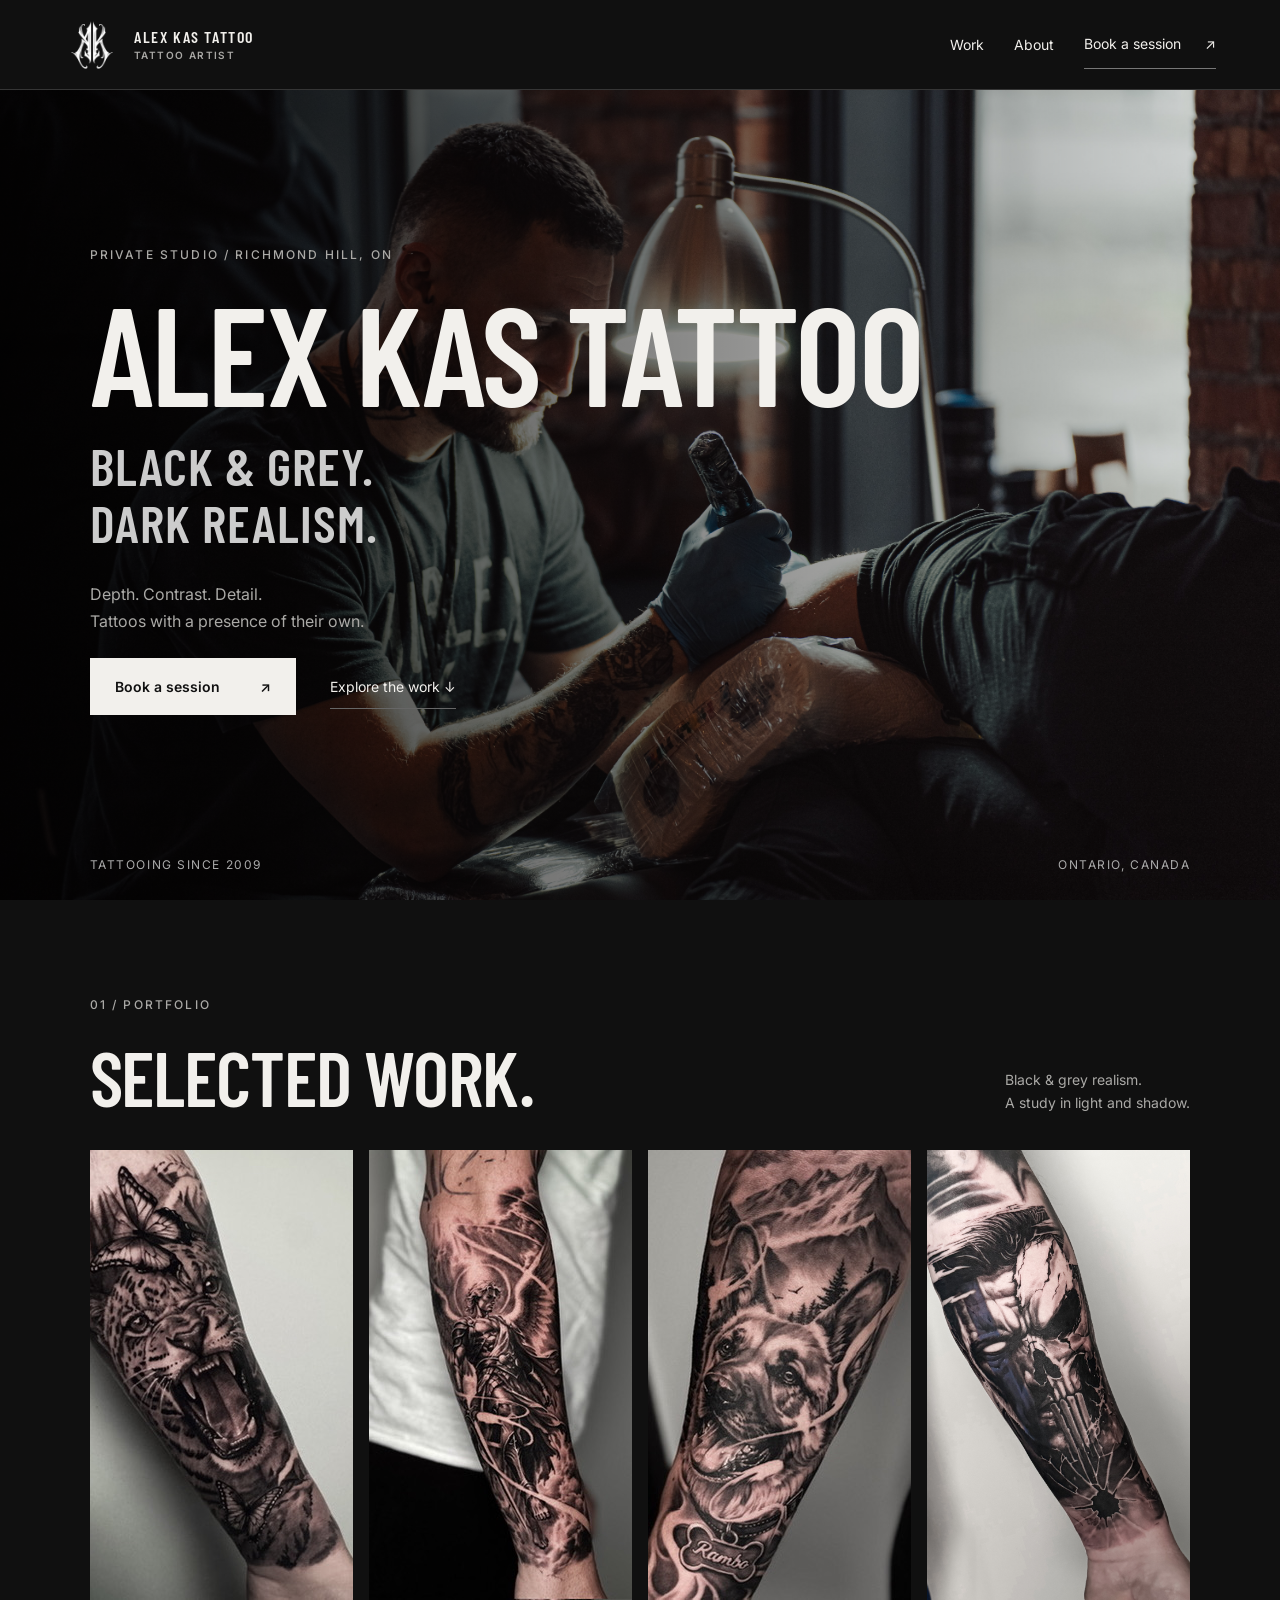
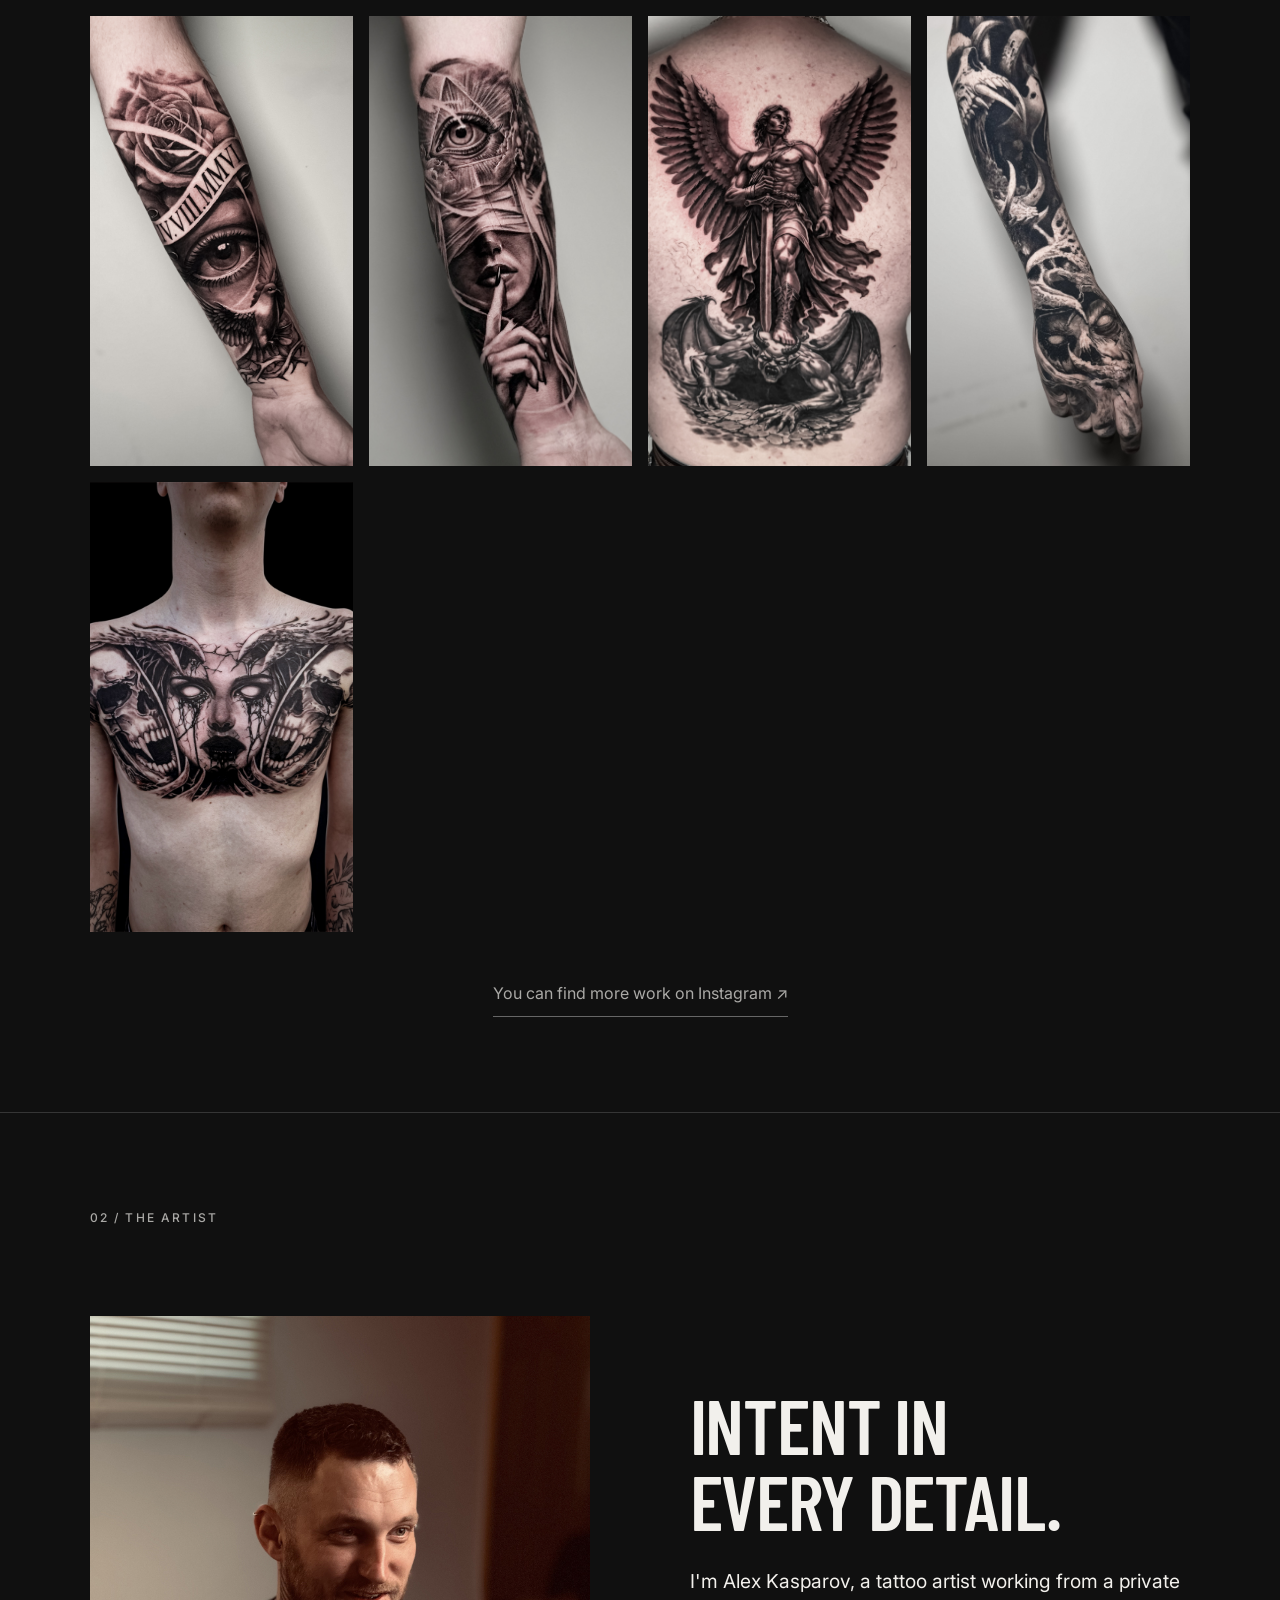
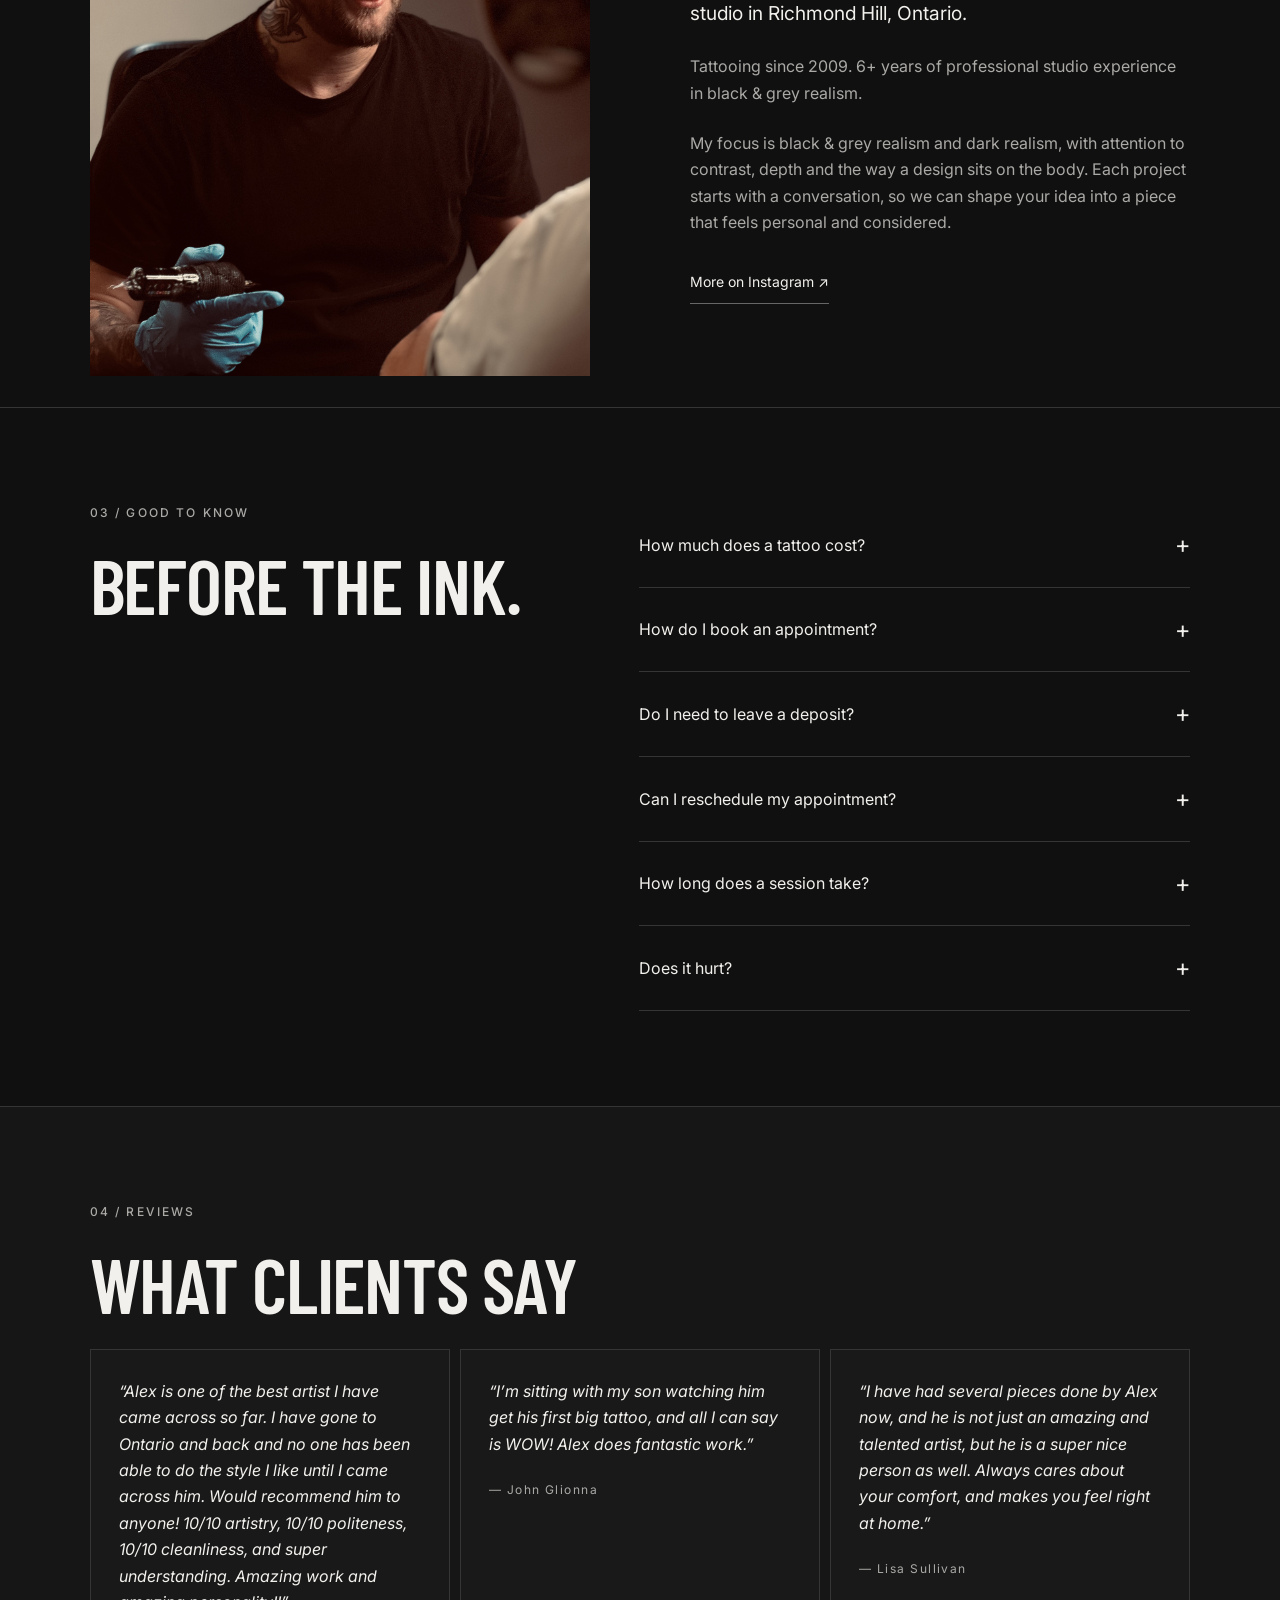
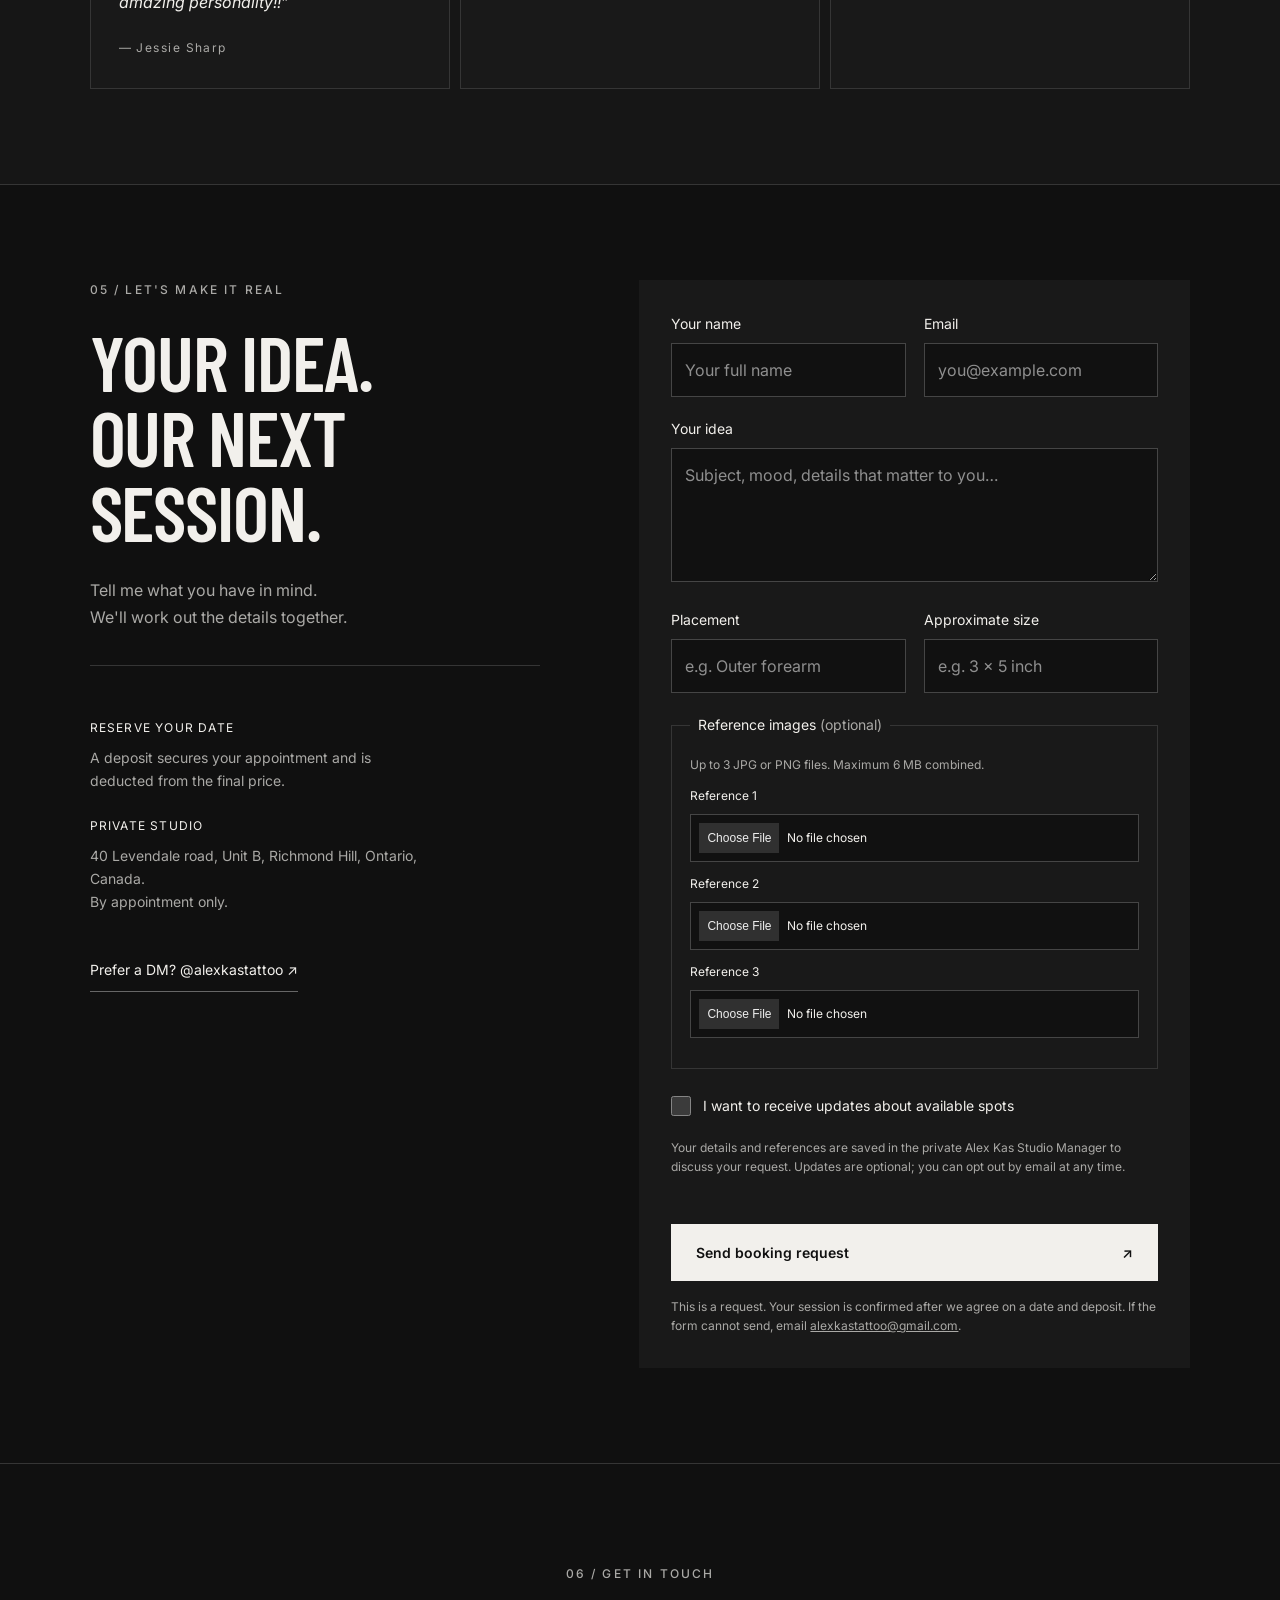
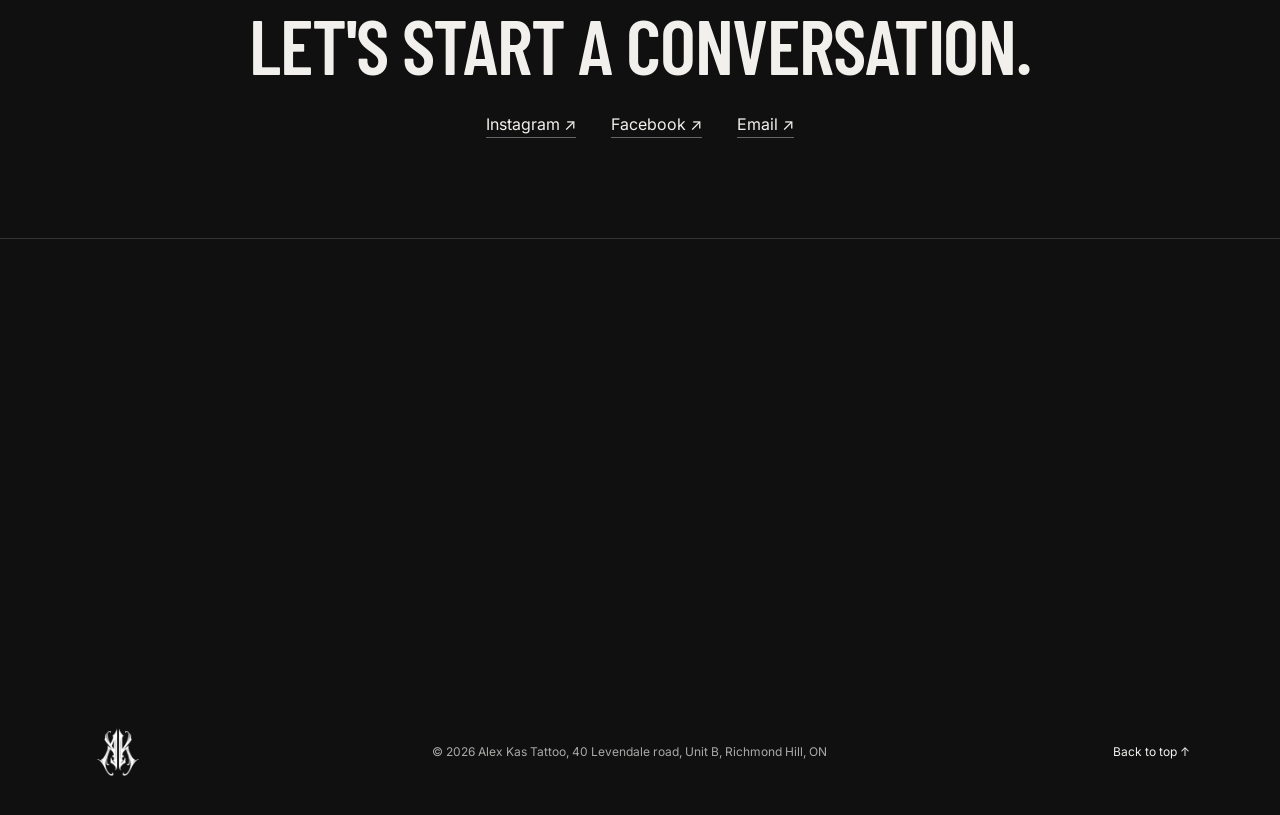
<file: index.html>
<!doctype html>
<!-- PHOTO SETUP: replace images/hero.jpg, about.jpg, work-01.jpg … work-20.jpg and healed-01.jpg … healed-04.jpg with your own optimized JPGs. Update alt text and actual healed intervals below. Keep filenames, or update all matching paths. -->
<html lang="en">
<head>
  <!-- Google tag (gtag.js) -->
<script async src="https://www.googletagmanager.com/gtag/js?id=G-823YNBEERF"></script>
<script>
  window.dataLayer = window.dataLayer || [];
  function gtag(){dataLayer.push(arguments);}
  gtag('js', new Date());

  gtag('config', 'G-823YNBEERF');
</script>
  <meta charset="UTF-8">
  <meta name="viewport" content="width=device-width, initial-scale=1">
  <meta name="theme-color" content="#101010">
  <link rel="icon" href="images/favicon.ico" type="image/x-icon">
  <link rel="icon" type="image/svg+xml" href="data:image/svg+xml,%3Csvg xmlns='http://www.w3.org/2000/svg' viewBox='0 0 64 64'%3E%3Crect width='64' height='64' fill='%23101010'/%3E%3Ctext x='32' y='43' text-anchor='middle' fill='white' font-family='serif' font-size='34'%3EAK%3C/text%3E%3C/svg%3E">
  <link rel="preconnect" href="https://fonts.googleapis.com">
  <link rel="preconnect" href="https://fonts.gstatic.com" crossorigin>
  <link href="https://fonts.googleapis.com/css2?family=Barlow+Condensed:wght@500;600;700&family=Inter:wght@400;500;600&display=swap" rel="stylesheet">
  <link rel="stylesheet" href="styles.css">
  <title>Alex Kas Tattoo| Black and Grey Realism Tattoo Richmond Hill Ontario</title>
  <meta name="description" content="Black and grey realism tattoo Richmond Hill by Alex Kas. Dark realism in a private Ontario studio. Explore the portfolio and request a session.">
  <link rel="canonical" href="https://alexkastattoo.ca/">
  <meta property="og:type" content="website">
  <meta property="og:locale" content="en_CA">
  <meta property="og:site_name" content="Alex Kas Tattoo">
  <meta property="og:url" content="https://alexkastattoo.ca/">
  <meta property="og:title" content="Alex Kas | Black and Grey Realism Tattoo Richmond Hill">
  <meta property="og:description" content="Black & grey. Dark realism. Private studio in Richmond Hill, Ontario. Explore the work and book a session.">
  <!-- Before launch: add og:image with an absolute URL to your own 1200x630 social preview photograph. -->
  <script src="script.js?v=requests-2" defer></script>
<style>#booking-receipt{padding:28px;border:2px solid #82cb9e;background:#183625;color:#fff;scroll-margin:25vh}#booking-receipt h2{color:#fff;font-size:1.6rem;margin:0 0 12px}#booking-form[hidden]{display:none}</style>

<script type="application/ld+json">
{
  "@context": "https://schema.org",
  "@type": "TattooParlor",
  "name": "Alex Kas Tattoo",
  "description": "Black & grey realism tattoo studio in Richmond Hill, Ontario. Private studio, by appointment only.",
  "url": "https://www.alexkastattoo.ca/",
  "email": "info@alexkastattoo.ca",
  "priceRange": "$$",
  "image": "https://www.alexkastattoo.ca/images/alex_work.jpg",
  "address": {
    "@type": "PostalAddress",
    "streetAddress": "40 Levendale Road",
    "addressLocality": "Richmond Hill",
    "addressRegion": "ON",
    "postalCode": "L4C 4H2",
    "addressCountry": "CA"
  },
  "sameAs": [
    "https://www.instagram.com/alexkastattoo/"
  ]
}
</script>

</head>
<body>
  <a class="skip" href="#main">Skip to content</a>

  <header class="header">
    <a class="brand" href="#home" aria-label="Alex Kas home">
      <img class="brand-logo" src="images/AK_White.png" alt="Alex Kas logo" width="56" height="56" fetchpriority="high">
      <span>ALEX KAS TATTOO<br><small>TATTOO ARTIST</small></span>
    </a>
    <nav aria-label="Main navigation">
      <a href="#portfolio">Work</a>
      <a href="#about">About</a>
      <a class="nav-book" href="#booking">Book a session <span>↗</span></a>
    </nav>
  </header>

  <main id="main">
    <section class="hero" id="home">
      <img class="hero-image" src="images/alex_work.jpg" alt="Alex Kas Tattoo" width="1800" height="1200" fetchpriority="high">
      <div class="hero-shade"></div>
      <div class="hero-copy">
        <p class="eyebrow">PRIVATE STUDIO / RICHMOND HILL, ON</p>
        <h1>ALEX KAS TATTOO<span>BLACK &amp; GREY.<br>DARK REALISM.</span></h1>
        <p>Depth. Contrast. Detail.<br>Tattoos with a presence of their own.</p>
        <a class="button" href="#booking">Book a session <span>↗</span></a>
        <a class="text-link" href="#portfolio">Explore the work ↓</a>
      </div>
      <div class="hero-bottom"><span>TATTOOING SINCE 2009</span><span>ONTARIO, CANADA</span></div>
    </section>

    <section class="section" id="portfolio">
      <div class="section-top">
        <div>
          <p class="eyebrow">01 / PORTFOLIO</p>
          <h2>Selected work.</h2>
        </div>
        <p>Black &amp; grey realism.<br>A study in light and shadow.</p>
      </div>
      <div class="gallery">
        <a class="work" href="images/sample1.jpeg" data-lightbox data-caption="Selected work 01" aria-label="View work 01"><img src="images/sample1.jpeg" alt="Portfolio photo placeholder 01 — replace with a description of the tattoo" width="360" height="450" loading="lazy"></a>
        <a class="work" href="images/sample2.jpeg" data-lightbox data-caption="Selected work 02" aria-label="View work 02"><img src="images/sample2.jpeg" alt="Portfolio photo placeholder 02 — replace with a description of the tattoo" width="360" height="450" loading="lazy"></a>
        <a class="work" href="images/sample3.jpeg" data-lightbox data-caption="Selected work 03" aria-label="View work 03"><img src="images/sample3.jpeg" alt="Portfolio photo placeholder 03 — replace with a description of the tattoo" width="360" height="450" loading="lazy"></a>
        <a class="work" href="images/sample4.jpg" data-lightbox data-caption="Selected work 04" aria-label="View work 04"><img src="images/sample4.jpg" alt="Portfolio photo placeholder 04 — replace with a description of the tattoo" width="360" height="450" loading="lazy"></a>
        <a class="work" href="images/sample5.jpg" data-lightbox data-caption="Selected work 05" aria-label="View work 05"><img src="images/sample5.jpg" alt="Portfolio photo placeholder 05 — replace with a description of the tattoo" width="360" height="450" loading="lazy"></a>
        <a class="work" href="images/sample6.jpg" data-lightbox data-caption="Selected work 06" aria-label="View work 06"><img src="images/sample6.jpg" alt="Portfolio photo placeholder 06 — replace with a description of the tattoo" width="360" height="450" loading="lazy"></a>
        <a class="work" href="images/sample7.jpg" data-lightbox data-caption="Selected work 07" aria-label="View work 07"><img src="images/sample7.jpg" alt="Portfolio photo placeholder 07 — replace with a description of the tattoo" width="360" height="450" loading="lazy"></a>
        <a class="work" href="images/sample8.jpg" data-lightbox data-caption="Selected work 08" aria-label="View work 08"><img src="images/sample8.jpg" alt="Portfolio photo placeholder 08 — replace with a description of the tattoo" width="360" height="450" loading="lazy"></a>
        <a class="work" href="images/sample9.jpg" data-lightbox data-caption="Selected work 09" aria-label="View work 09"><img src="images/sample9.jpg" alt="Portfolio photo placeholder 09 — replace with a description of the tattoo" width="360" height="450" loading="lazy"></a>
      </div>
      <p class="gallery-more"><a class="text-link" href="https://www.instagram.com/alexkastattoo/" target="_blank" rel="noopener noreferrer">You can find more work on Instagram ↗</a></p>
    </section>

      <section class="section about" id="about"><p class="eyebrow">02 / THE ARTIST</p><br>
        <img src="images/30.jpg" alt="Alex Kas portrait placeholder" width="900" height="1100" loading="lazy"><div><h2>Intent in<br>every detail.</h2>
          <p class="intro">I'm Alex Kasparov, a tattoo artist working from a private studio in Richmond Hill, Ontario.</p><p>Tattooing since 2009. 6+ years of professional studio experience in black & grey realism.</p><p>My focus is black & grey realism and dark realism, with attention to contrast, depth and the way a design sits on the body. Each project starts with a conversation, so we can shape your idea into a piece that feels personal and considered.</p><a class="text-link" href="https://www.instagram.com/alexkastattoo/" target="_blank" rel="noopener noreferrer">More on Instagram ↗</a></div></section>

    <section class="section faq" id="faq">
      <div>
        <p class="eyebrow">03 / GOOD TO KNOW</p>
        <h2>Before the ink.</h2>
      </div>
      <div>
        <details>
          <summary>How much does a tattoo cost?<span aria-hidden="true">+</span></summary>
          <p>Pricing depends on the size, placement, level of detail and time needed. Send your idea and references for an individual estimate before booking. My minimum is $200/hour or $1000 per session.</p>
        </details>
        <details>
          <summary>How do I book an appointment?<span aria-hidden="true">+</span></summary>
          <p>To book a tattoo session, please fill out the booking form on this website or send me a message on Instagram <a href="https://instagram.com/alexkastattoo">@alexkastattoo</a>. You also can email to alexkastattoo@gmail.com. I usually respond within 1–3 days.</p>
        </details>
        <details>
          <summary>Do I need to leave a deposit?<span aria-hidden="true">+</span></summary>
          <p>Yes. A non-refundable deposit is required to secure your booking. The deposit goes toward the final cost of your tattoo.</p>
        </details>
        <details>
          <summary>Can I reschedule my appointment?<span aria-hidden="true">+</span></summary>
          <p>Yes, but please notify me at least 48 hours in advance. Short-notice reschedules may result in losing your deposit.</p>
        </details>
        <details>
          <summary>How long does a session take?<span aria-hidden="true">+</span></summary>
          <p>Session length depends on the project and placement. Larger or more detailed pieces may need multiple appointments. We will discuss the estimated time before booking.</p>
        </details>
        <details>
          <summary>Does it hurt?<span aria-hidden="true">+</span></summary>
          <p>Yes, tattoos involve discomfort — but it’s manageable. Everyone feels it differently, and I always make sure you’re as comfortable as possible throughout the session.</p>
        </details>
      </div>
    </section>

    <section class="section reviews" id="reviews">
      <div class="reviews-copy">
        <p class="eyebrow">04 / REVIEWS</p>
        <h2>What clients say</h2>
        <div class="reviews-grid">
          <div class="review">
            <blockquote>“Alex is one of the best artist I have came across so far. I have gone to Ontario and back and no one has been able to do the style I like until I came across him. Would recommend him to anyone! 10/10 artistry, 10/10 politeness, 10/10 cleanliness, and super understanding. Amazing work and amazing personality!!”</blockquote>
            <cite>— Jessie Sharp</cite>
          </div>
          <div class="review">
            <blockquote>“I’m sitting with my son watching him get his first big tattoo, and all I can say is WOW! Alex does fantastic work.”</blockquote>
            <cite>— John Glionna</cite>
          </div>
          <div class="review">
            <blockquote>“I have had several pieces done by Alex now, and he is not just an amazing and talented artist, but he is a super nice person as well. Always cares about your comfort, and makes you feel right at home.”</blockquote>
            <cite>— Lisa Sullivan</cite>
          </div>
        </div>
      </div>
    </section>

    <section class="section booking" id="booking">
      <div class="booking-copy">
        <p class="eyebrow">05 / LET'S MAKE IT REAL</p>
        <h2>Your idea.<br>Our next session.</h2>
        <p>Tell me what you have in mind.<br>We'll work out the details together.</p>
        <dl>
          <dt>RESERVE YOUR DATE</dt>
          <dd>A deposit secures your appointment and is deducted from the final price.</dd>
          <dt>PRIVATE STUDIO</dt>
          <dd>40 Levendale road, Unit B, Richmond Hill, Ontario, Canada.<br>By appointment only.</dd>
        </dl>
        <a class="text-link" href="https://www.instagram.com/alexkastattoo/" target="_blank" rel="noopener noreferrer">Prefer a DM? @alexkastattoo ↗</a>
      </div>
      <form id="booking-form">
        <input class="honeypot" type="text" name="_honey" tabindex="-1" autocomplete="off" aria-hidden="true">
        <div class="form-row">
          <label>Your name<input name="name" autocomplete="name" placeholder="Your full name" maxlength="100" required></label>
          <label>Email<input type="email" name="email" autocomplete="email" placeholder="you@example.com" maxlength="254" required></label>
        </div>
        <label>Your idea<textarea name="idea" rows="4" placeholder="Subject, mood, details that matter to you…" maxlength="5000" required></textarea></label>
        <div class="form-row">
          <label>Placement<input name="placement" placeholder="e.g. Outer forearm" maxlength="150" required></label>
          <label>Approximate size<input name="size" placeholder="e.g. 3 x 5 inch" maxlength="100" required></label>
        </div>
        <fieldset class="uploads">
          <legend>Reference images <span>(optional)</span></legend>
          <p id="file-help">Up to 3 JPG or PNG files. Maximum 6 MB combined.</p>
          <label class="file-label">Reference 1<input type="file" name="attachment" accept="image/jpeg,image/png" aria-describedby="file-help file-status"></label>
          <label class="file-label">Reference 2<input type="file" name="attachment2" accept="image/jpeg,image/png" aria-describedby="file-help file-status"></label>
          <label class="file-label">Reference 3<input type="file" name="attachment3" accept="image/jpeg,image/png" aria-describedby="file-help file-status"></label>
          <p id="file-status" role="status" aria-live="polite"></p>
        </fieldset>
        <label class="checkbox"><input type="checkbox" name="available_spots_updates" value="Yes — I want to receive updates about available spots"><span>I want to receive updates about available spots</span></label>
        <p class="form-note">Your details and references are saved in the private Alex Kas Studio Manager to discuss your request. Updates are optional; you can opt out by email at any time.</p>
        <noscript><p class="form-note">Enable JavaScript to send a request, or email Alex Kas.</p></noscript>
        <p id="booking-status" role="status" aria-live="polite"></p><button class="button" type="submit" disabled>Send booking request <span>↗</span></button>
        <p class="form-note">This is a request. Your session is confirmed after we agree on a date and deposit. If the form cannot send, email <a href="mailto:alexkastattoo@gmail.com">alexkastattoo@gmail.com</a>.</p>
      </form><section id="booking-receipt" hidden tabindex="-1" aria-labelledby="booking-receipt-title"><h2 id="booking-receipt-title">✓ Request received</h2><p>Alex will follow up by email.</p><p id="booking-receipt-reference"></p></section>
    </section>

    <section class="section contact" id="contact">
      <p class="eyebrow">06 / GET IN TOUCH</p>
      <h2>Let's start a conversation.</h2>
      <div>
        <a href="https://www.instagram.com/alexkastattoo/" target="_blank" rel="noopener noreferrer">Instagram ↗</a>
        <a href="https://www.facebook.com/share/1AUNESRY8v/?mibextid=wwXIfr" target="_blank" rel="noopener noreferrer">Facebook ↗</a>
        <a href="mailto:alexkastattoo@gmail.com">Email ↗</a>
      </div>
    </section>
  </main>

  <iframe class="map" src="https://www.google.com/maps/embed?pb=!1m18!1m12!1m3!1d2677.280096217292!2d-79.4416322!3d43.882024799999996!2m3!1f0!2f0!3f0!3m2!1i1024!2i768!4f13.1!3m3!1m2!1s0x882b2a45f813a87d%3A0xf6c8d6d8f013c3d0!2s40%20Levendale%20Rd%2C%20Richmond%20Hill%2C%20ON%20L4C%204H2!5e1!3m2!1sen!2sca!4v1790644348489!5m2!1sen!2sca" title="Map — 40 Levendale Road, Richmond Hill, ON" allowfullscreen="" loading="lazy" referrerpolicy="strict-origin-when-cross-origin"></iframe>

  <footer>
    <a class="footer-brand" href="#home"><img class="brand-logo" src="images/AK_White.png" alt="Alex Kas logo" width="56" height="56" fetchpriority="high"></a>
    <p>© 2026 Alex Kas Tattoo, 40 Levendale road, Unit B, Richmond Hill, ON</p>
    <a href="#home">Back to top ↑</a>
  </footer>

  <dialog id="lightbox" aria-label="Tattoo portfolio viewer">
    <button class="close" type="button" aria-label="Close image">✕</button>
    <div class="lightbox-content">
      <img id="lightbox-image" alt="">
      <p id="lightbox-caption"></p>
      <div class="lightbox-controls">
        <button type="button" id="previous" aria-label="Previous image">←</button>
        <span id="image-count" aria-live="polite"></span>
        <button type="button" id="next" aria-label="Next image">→</button>
      </div>
    </div>
  </dialog>
</body>
</html>
</file>
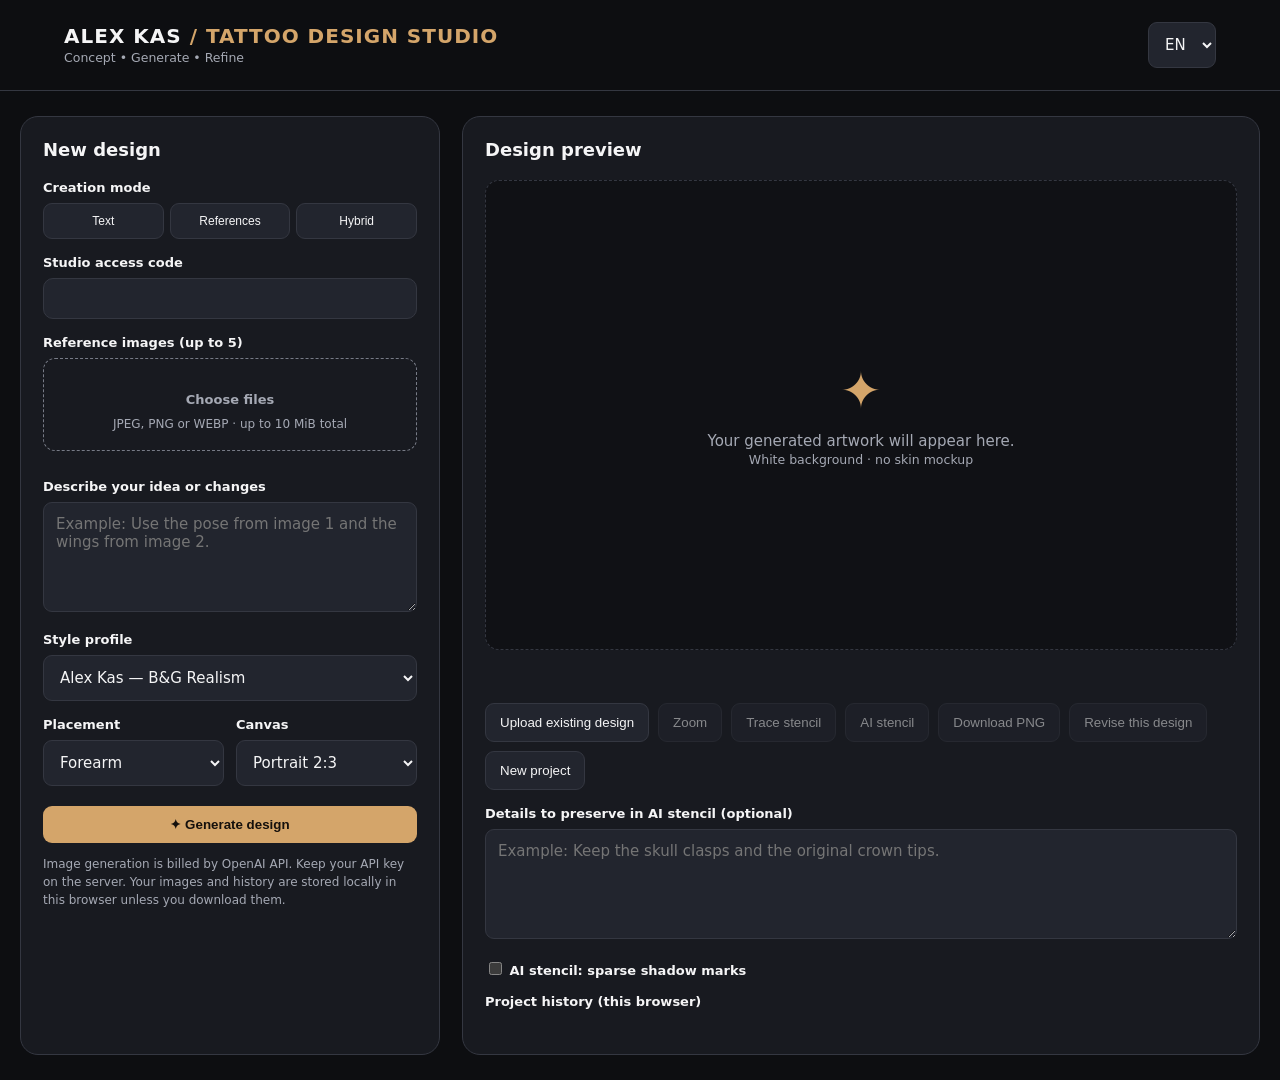
<file: kas-ai/index.html>
<!doctype html><html lang="en"><head><meta charset="utf-8"><meta name="viewport" content="width=device-width,initial-scale=1"><title>Alex Kas | Tattoo Design Studio</title><style>
:root{color-scheme:dark;--bg:#0d0e11;--panel:#181a20;--panel2:#22252e;--line:#343741;--text:#f5f5f6;--muted:#a5a9b4;--accent:#d4a56a}*{box-sizing:border-box}body{margin:0;background:var(--bg);color:var(--text);font:15px system-ui,-apple-system,Segoe UI,sans-serif}header{padding:22px 5vw;border-bottom:1px solid var(--line);display:flex;justify-content:space-between;align-items:center}h1{font-size:20px;margin:0;letter-spacing:.05em}small,.muted{color:var(--muted)}main{max-width:1400px;margin:25px auto;padding:0 20px;display:grid;grid-template-columns:minmax(300px,420px) minmax(0,1fr);gap:22px}.panel{background:var(--panel);border:1px solid var(--line);border-radius:18px;padding:22px}h2{margin:0 0 20px;font-size:18px}label{display:block;margin:16px 0 8px;font-weight:600;font-size:13px}select,textarea,input[type=text]{width:100%;background:var(--panel2);color:var(--text);border:1px solid var(--line);border-radius:9px;padding:12px;font:inherit}textarea{min-height:110px;resize:vertical}.modes{display:flex;gap:6px}.modes button{flex:1;padding:10px 5px;font-size:12px}.modes button.active{border-color:var(--accent);color:var(--accent)}button{background:var(--panel2);color:var(--text);border:1px solid var(--line);border-radius:9px;padding:11px 14px;cursor:pointer}button.primary{background:var(--accent);color:#15100c;font-weight:800;width:100%;margin-top:20px;border:0}button:disabled{opacity:.5;cursor:wait}.grid2{display:grid;grid-template-columns:1fr 1fr;gap:12px}.drop{border:1px dashed #777b86;border-radius:12px;padding:17px;text-align:center;cursor:pointer;color:var(--muted)}.drop input{max-width:100%}.thumbs{display:flex;gap:7px;flex-wrap:wrap;margin-top:12px}.thumbs img{width:70px;height:75px;object-fit:cover;border-radius:7px}.canvas{min-height:470px;display:flex;align-items:center;justify-content:center;background:#101115;border:1px dashed var(--line);border-radius:14px;overflow:hidden}.canvas img{max-width:100%;max-height:70vh;object-fit:contain}.placeholder{text-align:center;color:var(--muted);padding:25px}.placeholder strong{display:block;font-size:50px;margin-bottom:12px;color:var(--accent)}.actions{display:flex;gap:9px;flex-wrap:wrap;margin-top:16px}.history{display:flex;gap:10px;overflow-x:auto;padding-top:15px}.history button{padding:4px;flex:0 0 95px}.history img{width:85px;height:95px;object-fit:cover;border-radius:6px}.status{min-height:25px;margin-top:12px;color:var(--muted);font-size:13px}.hint{font-size:12px;color:var(--muted);line-height:1.5}@media(max-width:800px){main{grid-template-columns:1fr}.canvas{min-height:330px}header{padding:18px 20px}}
#studio-access{width:100%;padding:12px;border:1px solid var(--line);border-radius:10px;background:var(--panel2);color:var(--text)}#language{width:auto}.canvas img{cursor:zoom-in}dialog{width:min(94vw,1100px);max-width:none;padding:12px;background:var(--panel);color:var(--text);border:1px solid var(--line);border-radius:12px}dialog::backdrop{background:#000b}.viewer-tools{display:flex;align-items:center;gap:12px;margin-bottom:10px}#viewer-scroll{height:75vh;overflow:auto;background:#111}#viewer-image{display:block;max-width:none;margin:0 auto} .file-picker{position:relative;display:inline-block;cursor:pointer}.file-picker:focus-within{outline:2px solid var(--accent)}.file-picker input{position:absolute;inset:0;width:100%;opacity:0;cursor:pointer}.trace-tools{display:flex;flex-wrap:wrap;gap:8px 20px}.trace-tools label{display:flex;align-items:center;gap:6px}.trace-preview{height:58vh;display:grid;place-items:center;background:#111}.trace-preview canvas{display:block;max-width:100%;max-height:58vh;object-fit:contain}</style></head><body><header><div><h1>ALEX KAS <span style="color:var(--accent)" data-ru="/ СТУДИЯ ТАТУ-ЭСКИЗОВ">/ TATTOO DESIGN STUDIO</span></h1><small data-ru="Идея • Генерация • Правки">Concept • Generate • Refine</small></div><select id="language" aria-label="Language"><option value="en">EN</option><option value="ru">RU</option></select></header><main><section class="panel"><h2 data-ru="Новый эскиз">New design</h2><label data-ru="Режим создания">Creation mode</label><div class="modes"><button type="button" data-mode="text" data-ru="Текст">Text</button><button type="button" data-mode="reference" data-ru="Референсы">References</button><button type="button" data-mode="hybrid" data-ru="Текст + референсы">Hybrid</button></div><label for="studio-access" data-ru="Код доступа">Studio access code</label><input id="studio-access" type="password" autocomplete="off" spellcheck="false"><form id="form"><input type="hidden" name="mode" id="mode" value="hybrid"><input type="hidden" name="operation" id="operation" value="generate"><div id="uploadArea"><label data-ru="Референсы (до 5)">Reference images (up to 5)</label><div class="drop"><label class="file-picker"><span data-ru="Выбрать файлы">Choose files</span><input type="file" id="refs" name="references[]" accept="image/png,image/jpeg,image/webp" multiple></label><div id="file-count" aria-live="polite"></div><div class="hint" data-ru="JPEG, PNG или WEBP · до 10 МиБ суммарно">JPEG, PNG or WEBP · up to 10 MiB total</div></div><div id="thumbs" class="thumbs"></div></div><label data-ru="Опиши идею или правки">Describe your idea or changes</label><textarea name="description" id="description" placeholder="Example: From image 1 take the pose, from image 2 the wings, and from image 3 the mood. Create an original composition..."></textarea><label data-ru="Стиль">Style profile</label><select name="style"><option value="realism" data-ru="Alex Kas — чёрно-серый реализм">Alex Kas — B&G Realism</option><option value="fusion" data-ru="Alex Kas — смешанный реализм">Alex Kas — Realism Fusion</option><option value="custom" data-ru="Свой стиль">Custom</option></select><div class="grid2"><div><label data-ru="Место на теле">Placement</label><select name="placement"><option value="forearm" data-ru="Предплечье">Forearm</option><option value="upper arm" data-ru="Плечо">Upper arm</option><option value="full sleeve" data-ru="Рукав">Full sleeve</option><option value="leg" data-ru="Нога">Leg</option><option value="back" data-ru="Спина">Back</option><option value="chest" data-ru="Грудь">Chest</option><option value="other" data-ru="Другое">Other</option></select></div><div><label data-ru="Формат">Canvas</label><select name="ratio"><option value="portrait" data-ru="Вертикальный 2:3">Portrait 2:3</option><option value="square" data-ru="Квадрат 1:1">Square 1:1</option><option value="landscape" data-ru="Горизонтальный 3:2">Landscape 3:2</option></select></div></div><button class="primary" id="generate" type="submit">✦ Generate design</button></form><p class="hint" data-ru="Запросы оплачиваются через OpenAI API. Ключ хранится на сервере. Эскизы и история сохраняются в этом браузере.">Image generation is billed by OpenAI API. Keep your API key on the server. Your images and history are stored locally in this browser unless you download them.</p></section><section class="panel"><h2 data-ru="Предпросмотр">Design preview</h2><div class="canvas" id="canvas"><div class="placeholder"><strong>✦</strong><span data-ru="Здесь появится готовый эскиз.">Your generated artwork will appear here.</span><br><small data-ru="Белый фон · без примерки на коже">White background · no skin mockup</small></div></div><div class="status" id="status"></div><div class="actions"><button id="import-design" type="button" data-ru="Загрузить готовый дизайн">Upload existing design</button><input id="design-file" type="file" accept="image/png,image/jpeg,image/webp" hidden><button id="zoom" disabled data-ru="Увеличить">Zoom</button><button id="trace" disabled data-ru="Точная трассировка">Trace stencil</button><button id="stencil" disabled data-ru="AI-стенсил">AI stencil</button><button id="download" disabled data-ru="Скачать PNG">Download PNG</button><button id="revise" disabled data-ru="Внести правки">Revise this design</button><button id="new" type="button" data-ru="Новый проект">New project</button></div><label for="stencil-details" data-ru="Что сохранить в AI-стенсиле (необязательно)">Details to preserve in AI stencil (optional)</label><textarea id="stencil-details" maxlength="600" rows="2"></textarea><label><input type="checkbox" id="stencil-marks"> <span data-ru="AI-стенсил: редкие отметки теней">AI stencil: sparse shadow marks</span></label>
<label data-ru="История в этом браузере">Project history (this browser)</label><div class="history" id="history"></div></section></main><dialog id="viewer" aria-label="Design preview"><div class="viewer-tools"><button id="zoom-out" aria-label="−">−</button><output id="zoom-level">100%</output><button id="zoom-in" aria-label="+">+</button><button id="zoom-close" data-ru="Закрыть">Close</button></div><div id="viewer-scroll"><img id="viewer-image" alt=""></div></dialog><dialog id="trace-view" aria-labelledby="trace-title">
<h2 id="trace-title" data-ru="Точная трассировка">Trace stencil</h2>
<p id="trace-source" class="hint"></p>
<div class="trace-tools">
<label><input id="trace-single" type="checkbox" checked> <span data-ru="Объединить близкие двойные линии">Merge close double lines</span></label>
<label><span data-ru="Чувствительность">Sensitivity</span> <input id="trace-sensitivity" type="range" min="10" max="100" value="72"></label>
<label><span data-ru="Толщина линий">Line thickness</span> <input id="trace-width" type="range" min="1" max="4" value="1"></label>
<label><input id="trace-clean" type="checkbox" checked> <span data-ru="Убрать одиночные точки">Remove isolated dots</span></label>
<label><input id="trace-overlay" type="checkbox"> <span data-ru="Наложить на оригинал">Overlay on original</span></label>
</div>
<div class="trace-preview"><canvas id="trace-canvas"></canvas></div>
<div class="actions"><button id="trace-download" data-ru="Скачать стенсил PNG">Download stencil PNG</button><button id="trace-close" data-ru="Закрыть">Close</button></div>
</dialog><script>
const $ = id => document.getElementById(id);
const endpoint = 'https://zthujannhkdkjkwedyir.supabase.co/functions/v1/kas-ai';
const canvas = $('canvas');
const placeholder = canvas.firstElementChild;
const translations = [...document.querySelectorAll('[data-ru]')].map(el => [el, el.textContent]);
const supportedImage = /^data:image\/(png|jpeg|webp);base64,/;
const actions = ['zoom', 'trace', 'stencil', 'download', 'revise'];
let lang = 'en', current = null, history = [], busy = false, zoom = 1;
let status = ['', ''];
let thumbs = [];
try {
  lang = localStorage.getItem('ak_language') === 'ru' ? 'ru' : 'en';
  const saved = JSON.parse(localStorage.getItem('ak_history') || '[]');
  if (Array.isArray(saved)) history = saved.map(item => typeof item === 'string' ? { image: item } : item)
    .filter(item => item && typeof item.image === 'string' && supportedImage.test(item.image));
} catch {}
const tr = (en, ru) => lang === 'ru' ? ru : en;
const say = (en, ru) => {
  status = [en, ru];
  $('status').textContent = tr(...status);
};
function renderForm() {
  const revise = $('operation').value === 'revise';
  $('generate').textContent = revise ? tr('✦ Apply revision', '✦ Применить правки') : tr('✦ Generate design', '✦ Создать эскиз');
  $('description').placeholder = revise
    ? tr('Describe what to change and what to keep.', 'Опиши, что изменить и что сохранить.')
    : tr('Example: Use the pose from image 1 and the wings from image 2.', 'Например: возьми позу из первого референса, а крылья из второго.');
  $('uploadArea').hidden = revise || $('mode').value === 'text';
}
function applyLanguage() {
  document.documentElement.lang = lang;
  $('language').value = lang;
  for (const [el, en] of translations) el.textContent = tr(en, el.dataset.ru);
  $('stencil-details').placeholder = tr('Example: Keep the skull clasps and the original crown tips.',
    'Например: сохрани застёжки с черепами и исходные зубцы короны.');
  $('viewer').setAttribute('aria-label', tr('Design preview', 'Предпросмотр'));
  $('file-count').textContent = $('refs').files.length ? tr('Files selected: ', 'Выбрано файлов: ') + $('refs').files.length : '';
  renderForm();
  say(...status);
}
$('language').onchange = () => {
  lang = $('language').value;
  try { localStorage.setItem('ak_language', lang); } catch {}
  applyLanguage();
  renderHistory();
  setBusy(busy);
};
function setMode(mode) {
  $('mode').value = mode;
  document.querySelectorAll('[data-mode]').forEach(button => button.classList.toggle('active', button.dataset.mode === mode));
  renderForm();
}
document.querySelectorAll('[data-mode]').forEach(button => button.onclick = () => setMode(button.dataset.mode));
function renderThumbs() {
  thumbs.forEach(url => URL.revokeObjectURL(url));
  thumbs = [...$('refs').files].slice(0, 5).map(file => URL.createObjectURL(file));
  $('thumbs').replaceChildren(...thumbs.map(url => {
    const img = new Image();
    img.src = url;
    return img;
  }));
  $('file-count').textContent = $('refs').files.length ? tr('Files selected: ', 'Выбрано файлов: ') + $('refs').files.length : '';
}
$('refs').onchange = renderThumbs;

function setBusy(value) {
  busy = value;
  $('generate').disabled = $('new').disabled = $('import-design').disabled = value;
  for (const id of actions) $(id).disabled = value || !current;
  for (const button of $('history').children) button.disabled = value;
}
function show(item) {
  current = item;
  const button = document.createElement('button');
  button.type = 'button';
  button.setAttribute('aria-label', tr('Zoom', 'Увеличить'));
  button.style.cssText = 'padding:0;border:0;background:none;display:block;max-width:100%';
  const img = new Image();
  img.alt = '';
  img.src = item.image;
  button.append(img);
  button.onclick = openViewer;
  canvas.replaceChildren(button);
  setBusy(busy);
}
function renderHistory() {
  $('history').replaceChildren(...history.map(item => {
    const button = document.createElement('button');
    const img = new Image();
    img.src = item.image;
    img.alt = item.stencil ? tr('AI stencil', 'AI-стенсил') : item.imported ? tr('Uploaded design', 'Загруженный дизайн') : tr('Design', 'Эскиз');
    button.title = img.alt;
    button.append(img);
    button.onclick = () => {
      $('operation').value = 'generate';
      renderForm();
      show(item);
    };
    return button;
  }));
}
function remember(item) {
  history = [item, ...history].slice(0, 4);
  for (let count = history.length; count > 0; count--) {
    try {
      localStorage.setItem('ak_history', JSON.stringify(history.slice(0, count)));
      break;
    } catch {}
  }
  renderHistory();
}
function resizeViewer() {
  const img = $('viewer-image');
  if (!img.naturalWidth || !$('viewer').open) return;
  const area = $('viewer-scroll');
  const fit = Math.min(area.clientWidth / img.naturalWidth, area.clientHeight / img.naturalHeight);
  img.style.width = Math.floor(img.naturalWidth * fit * zoom) + 'px';
  $('zoom-level').textContent = Math.round(zoom * 100) + '%';
  $('zoom-out').disabled = zoom <= 1;
  $('zoom-in').disabled = zoom >= 4;
}
function openViewer() {
  if (!current || $('viewer').open) return;
  zoom = 1;
  $('viewer-image').src = current.image;
  $('viewer').showModal();
  $('viewer-scroll').scrollTo(0, 0);
  resizeViewer();
}
$('viewer-image').onload = resizeViewer;
window.addEventListener('resize', resizeViewer);
$('zoom').onclick = openViewer;
$('zoom-in').onclick = () => { zoom = Math.min(4, zoom + .5); resizeViewer(); };
$('zoom-out').onclick = () => { zoom = Math.max(1, zoom - .5); resizeViewer(); };
$('zoom-close').onclick = () => $('viewer').close();

const apiErrors = {
  'Invalid studio access code.': 'Неверный код студии.',
  'Studio access is not configured.': 'Код студии не настроен в Supabase.',
  'OpenAI API key is not configured.': 'Ключ OpenAI не настроен в Supabase.',
  'Invalid design options.': 'Неверные настройки эскиза. Проверь, что функция Supabase обновлена.',
  'Invalid form data or upload too large.': 'Не удалось прочитать форму или файл слишком большой.',
  'An image is required for this mode.': 'Для этого режима нужно изображение.',
  'Upload up to five JPEG, PNG or WEBP images, each up to 10 MiB.': 'Можно загрузить до пяти JPEG, PNG или WEBP размером до 10 МиБ каждый.',
  'OpenAI rejected the request.': 'OpenAI отклонил запрос.',
  'OpenAI returned no image.': 'OpenAI не вернул изображение.',
  'The image service did not return a valid response in time.': 'Сервис изображений не ответил вовремя.',
};
async function submit(operation) {
  if (busy) return;
  const code = $('studio-access').value.trim();
  if (!code) return say('Enter the studio access code.', 'Введи код доступа к студии.');
  const form = new FormData($('form'));
  form.set('operation', operation);
  if (operation === 'stencil') {
    form.set('stencil_marks', $('stencil-marks').checked ? 'sparse' : 'none');
    form.set('stencil_details', $('stencil-details').value.trim());
  }
  form.delete('references[]');
  const source = current;
  const files = [...$('refs').files];
  if (operation !== 'generate' && !source) return say('Select a design first.', 'Сначала выбери эскиз.');
  if (operation === 'revise' && !$('description').value.trim()) return say('Describe the changes first.', 'Сначала опиши правки.');
  if (operation === 'generate' && $('mode').value !== 'text') {
    if ($('mode').value === 'reference' && !files.length) return say('Upload a reference image.', 'Загрузи референс.');
    if (files.length > 5) return say('Choose up to five images.', 'Выбери не больше пяти изображений.');
    files.forEach(file => form.append('references[]', file));
  }
  setBusy(true);
  say('Working… this can take a minute or more.', 'Обработка может занять минуту или дольше…');
  try {
    if (operation !== 'generate') {
      const blob = await (await fetch(source.image)).blob();
      form.append('references[]', blob, 'current-design.' + blob.type.split('/')[1]);
      const img = canvas.querySelector('img');
      if (img?.naturalWidth && img.naturalHeight) {
        form.set('ratio', img.naturalWidth === img.naturalHeight ? 'square' :
          img.naturalWidth > img.naturalHeight ? 'landscape' : 'portrait');
      }
    }
    const images = form.getAll('references[]');
    let body = form;
    const headers = { 'X-Studio-Access': code };
    if (images.length) {
      const limit = 10 * 1024 * 1024;
      if (images.reduce((total, image) => total + image.size, 0) > limit) {
        return say('Images must total 10 MiB or less.', 'Общий размер изображений должен быть не больше 10 МиБ.');
      }
      form.delete('references[]');
      const references = await Promise.all(images.map(image => new Promise((resolve, reject) => {
        const reader = new FileReader();
        reader.onload = () => resolve({ type: image.type, data: reader.result.split(',')[1] });
        reader.onerror = reader.onabort = reject;
        reader.readAsDataURL(image);
      })));
      headers['Content-Type'] = 'application/json';
      body = JSON.stringify({ fields: Object.fromEntries(form), references });
    }
    const response = await fetch(endpoint, {
      method: 'POST', headers, body, signal: AbortSignal.timeout(150_000),
    });
    if (response.status === 413) return say('The upload is too large.', 'Файлы превышают лимит загрузки.');
    const data = await response.json().catch(() => null);
    if (!response.ok || typeof data?.image !== 'string' || !data.image.startsWith('data:image/png;base64,')) {
      const message = data?.error || 'The studio API returned an unexpected response.';
      const detail = Number.isInteger(data?.status) ? ' (' + data.status + ')' : '';
      return say(message + detail, (apiErrors[message] || 'Ошибка API студии. Код HTTP: ' + response.status) + detail);
    }
    const item = { image: data.image, stencil: operation === 'stencil' || (operation === 'revise' && !!source?.stencil) };
    show(item);
    remember(item);
    $('operation').value = 'generate';
    renderForm();
    say(item.stencil ? 'Stencil ready.' : 'Design ready.', item.stencil ? 'Стенсил готов.' : 'Эскиз готов.');
  } catch (error) {
    if (error?.name === 'TimeoutError') {
      return say('The studio API timed out.', 'Сервер студии не ответил вовремя.');
    }
    say('Could not reach the studio API. Check the Supabase function.', 'Не удалось связаться с API. Проверь функцию в Supabase.');
  } finally {
    setBusy(false);
  }
}
$('form').onsubmit = event => { event.preventDefault(); submit($('operation').value); };
$('stencil').onclick = () => submit('stencil');
$('revise').onclick = () => {
  $('operation').value = 'revise';
  $('description').value = '';
  renderForm();
  $('description').focus();
  say('Describe what to change in the selected design.', 'Опиши, что изменить в выбранном эскизе.');
};
$('download').onclick = () => {
  if (!current) return;
  const link = document.createElement('a');
  link.href = current.image;
  const extension = current.image.match(supportedImage)?.[1] || 'png';
  link.download = (current.stencil ? 'alex-kas-stencil.' : 'alex-kas-tattoo-design.') + extension;
  link.click();
};
$('import-design').onclick = () => $('design-file').click();
$('design-file').onchange = async () => {
  const input = $('design-file');
  const file = input.files[0];
  input.value = '';
  if (!file || busy) return;
  if (!['image/png', 'image/jpeg', 'image/webp'].includes(file.type) ||
      file.size === 0 || file.size > 10 * 1024 * 1024) {
    return say('Choose a PNG, JPEG or WEBP up to 10 MiB.', 'Выбери PNG, JPEG или WEBP размером до 10 МиБ.');
  }
  setBusy(true);
  try {
    let image = await new Promise((resolve, reject) => {
      const reader = new FileReader();
      reader.onload = () => resolve(reader.result);
      reader.onerror = reader.onabort = reject;
      reader.readAsDataURL(file);
    });
    const preview = new Image();
    preview.src = image;
    await preview.decode();
    const pixels = preview.naturalWidth * preview.naturalHeight;
    const resized = pixels > 12_000_000;
    if (resized) {
      const scale = Math.sqrt(12_000_000 / pixels);
      const scaled = document.createElement('canvas');
      scaled.width = Math.max(1, Math.floor(preview.naturalWidth * scale));
      scaled.height = Math.max(1, Math.floor(preview.naturalHeight * scale));
      const context = scaled.getContext('2d');
      context.fillStyle = '#fff';
      context.fillRect(0, 0, scaled.width, scaled.height);
      context.imageSmoothingQuality = 'high';
      context.drawImage(preview, 0, 0, scaled.width, scaled.height);
      image = scaled.toDataURL(file.type, .93);
      if (image.length > Math.floor(10 * 1024 * 1024 / 3) * 4) {
        image = scaled.toDataURL('image/jpeg', .9);
      }
      if (!supportedImage.test(image)) throw new Error('Image resize failed');
    }
    $('operation').value = 'generate';
    renderForm();
    const item = { image, imported: true };
    show(item);
    remember(item);
    if (resized) {
      say('A smaller copy is ready. Choose Trace stencil or AI stencil.',
          'Уменьшенная копия готова. Выбери точную трассировку или AI-стенсил.');
    } else {
      say('Design loaded. Choose Trace stencil or AI stencil.',
          'Дизайн загружен. Выбери точную трассировку или AI-стенсил.');
    }
  } catch {
    say('Could not open this image.', 'Не удалось открыть изображение.');
  } finally {
    setBusy(false);
  }
};
$('new').onclick = () => {
  current = null;
  canvas.replaceChildren(placeholder);
  $('form').reset();
  $('stencil-details').value = '';
  renderThumbs();
  setMode('hybrid');
  setBusy(false);
  say('', '');
};
applyLanguage();
renderHistory();

const traceView = $('trace-view');
const traceCanvas = $('trace-canvas');
const traceContext = traceCanvas.getContext('2d');
const sourceCanvas = document.createElement('canvas');
const sourceContext = sourceCanvas.getContext('2d', { willReadFrequently: true });
let traceSource, traceEdges, traceFrame;

function findEdges(pixels, width, height) {
  const gray = new Float32Array(width * height);
  const magnitude = new Float32Array(gray.length);
  const direction = new Uint8Array(gray.length);
  const edges = new Uint8Array(gray.length);
  for (let i = 0; i < gray.length; i++) {
    gray[i] = .2126 * pixels[i * 4] + .7152 * pixels[i * 4 + 1] + .0722 * pixels[i * 4 + 2];
  }
  for (let y = 1; y < height - 1; y++) {
    for (let x = 1; x < width - 1; x++) {
      const i = y * width + x;
      const gx = gray[i-width+1] + 2*gray[i+1] + gray[i+width+1] -
        gray[i-width-1] - 2*gray[i-1] - gray[i+width-1];
      const gy = gray[i+width-1] + 2*gray[i+width] + gray[i+width+1] -
        gray[i-width-1] - 2*gray[i-width] - gray[i-width+1];
      magnitude[i] = Math.hypot(gx, gy);
      direction[i] = (Math.round(Math.atan2(gy, gx) / (Math.PI / 4)) + 8) % 8;
    }
  }
  const offsets = [1, width + 1, width, width - 1];
  for (let y = 1; y < height - 1; y++) {
    for (let x = 1; x < width - 1; x++) {
      const i = y * width + x;
      const offset = offsets[direction[i] % 4];
      const value = magnitude[i];
      if (value >= magnitude[i-offset] && value > magnitude[i+offset]) edges[i] = Math.min(255, value / 4);
    }
  }
  return { edges, direction };
}

function mergeStrokeEdges(edges, direction, width, height, threshold) {
  const merged = edges.slice();
  const steps = [[1, 0], [1, 1], [0, 1], [-1, 1]];
  for (let y = 1; y < height - 1; y++) {
    for (let x = 1; x < width - 1; x++) {
      const i = y * width + x;
      const angle = direction[i];
      // A narrow dark stroke falls in brightness on entry and rises on exit.
      if (angle < 4 || edges[i] < threshold || merged[i] < threshold) continue;
      const [dx, dy] = steps[angle - 4];
      for (let distance = 1; distance <= 5; distance++) {
        const nx = x + dx * distance, ny = y + dy * distance;
        if (nx < 1 || nx >= width - 1 || ny < 1 || ny >= height - 1) break;
        const j = ny * width + nx;
        if (edges[j] < threshold) continue;
        if (distance >= 2 && direction[j] === angle - 4 && merged[j] >= threshold) {
          const center = i + Math.floor(distance / 2) * (dy * width + dx);
          merged[i] = merged[j] = 0;
          merged[center] = Math.max(edges[i], edges[j]);
        }
        break;
      }
    }
  }
  return merged;
}

function paintTrace(overlay) {
  const { width, height } = traceCanvas;
  const threshold = 105 - Number($('trace-sensitivity').value);
  const radius = Number($('trace-width').value) - 1;
  const clean = $('trace-clean').checked;
  const { edges, direction } = traceEdges;
  const lines = $('trace-single').checked ? mergeStrokeEdges(edges, direction, width, height, threshold) : edges;
  const mask = new Uint8Array(lines.length);
  const neighbors = [-width-1, -width, -width+1, -1, 1, width-1, width, width+1];
  for (let y = 1; y < height - 1; y++) {
    for (let x = 1; x < width - 1; x++) {
      const i = y * width + x;
      if (lines[i] < threshold) continue;
      if (clean && !neighbors.some(offset => lines[i+offset] >= threshold)) continue;
      for (let dy = -radius; dy <= radius; dy++) {
        for (let dx = -radius; dx <= radius; dx++) {
          if (dx*dx + dy*dy <= radius*radius && x+dx >= 0 && x+dx < width && y+dy >= 0 && y+dy < height) {
            mask[(y+dy)*width+x+dx] = 1;
          }
        }
      }
    }
  }
  const image = traceContext.createImageData(width, height);
  for (let i = 0; i < mask.length; i++) {
    const p = i * 4;
    image.data[p] = mask[i] ? (overlay ? 190 : 0) : (overlay ? traceSource[p] : 255);
    image.data[p+1] = mask[i] ? 0 : (overlay ? traceSource[p+1] : 255);
    image.data[p+2] = mask[i] ? (overlay ? 170 : 0) : (overlay ? traceSource[p+2] : 255);
    image.data[p+3] = 255;
  }
  traceContext.putImageData(image, 0, 0);
}

function scheduleTrace() {
  cancelAnimationFrame(traceFrame);
  traceFrame = requestAnimationFrame(() => {
    if (traceView.open) paintTrace($('trace-overlay').checked);
  });
}

$('trace').onclick = async () => {
  if (!current || busy) return;
  setBusy(true);
  try {
    const image = new Image();
    image.src = current.image;
    await image.decode();
    traceCanvas.width = sourceCanvas.width = image.naturalWidth;
    traceCanvas.height = sourceCanvas.height = image.naturalHeight;
    sourceContext.fillStyle = '#fff';
    sourceContext.fillRect(0, 0, sourceCanvas.width, sourceCanvas.height);
    sourceContext.drawImage(image, 0, 0);
    traceSource = sourceContext.getImageData(0, 0, sourceCanvas.width, sourceCanvas.height).data;
    traceEdges = findEdges(traceSource, sourceCanvas.width, sourceCanvas.height);
    $('trace-source').textContent = current.stencil
      ? tr('Source: AI stencil. To trace the original geometry, close this window and select the design in History.',
           'Источник: AI-стенсил. Чтобы обвести исходную геометрию, закрой окно и выбери эскиз в истории.')
      : tr('Source: selected design. Enable overlay to compare the lines with this image.',
           'Источник: выбранный эскиз. Включи наложение, чтобы сверить с ним линии.');
    traceView.showModal();
    scheduleTrace();
  } catch {
    say('Could not trace this image.', 'Не удалось обработать это изображение.');
  } finally {
    setBusy(false);
  }
};

for (const id of ['trace-sensitivity', 'trace-width', 'trace-clean', 'trace-overlay', 'trace-single']) $(id).oninput = scheduleTrace;
$('trace-close').onclick = () => traceView.close();
$('trace-download').onclick = () => {
  paintTrace(false);
  const link = document.createElement('a');
  link.href = traceCanvas.toDataURL('image/png');
  link.download = 'alex-kas-traced-stencil.png';
  link.click();
  scheduleTrace();
};

</script></body></html>
</file>
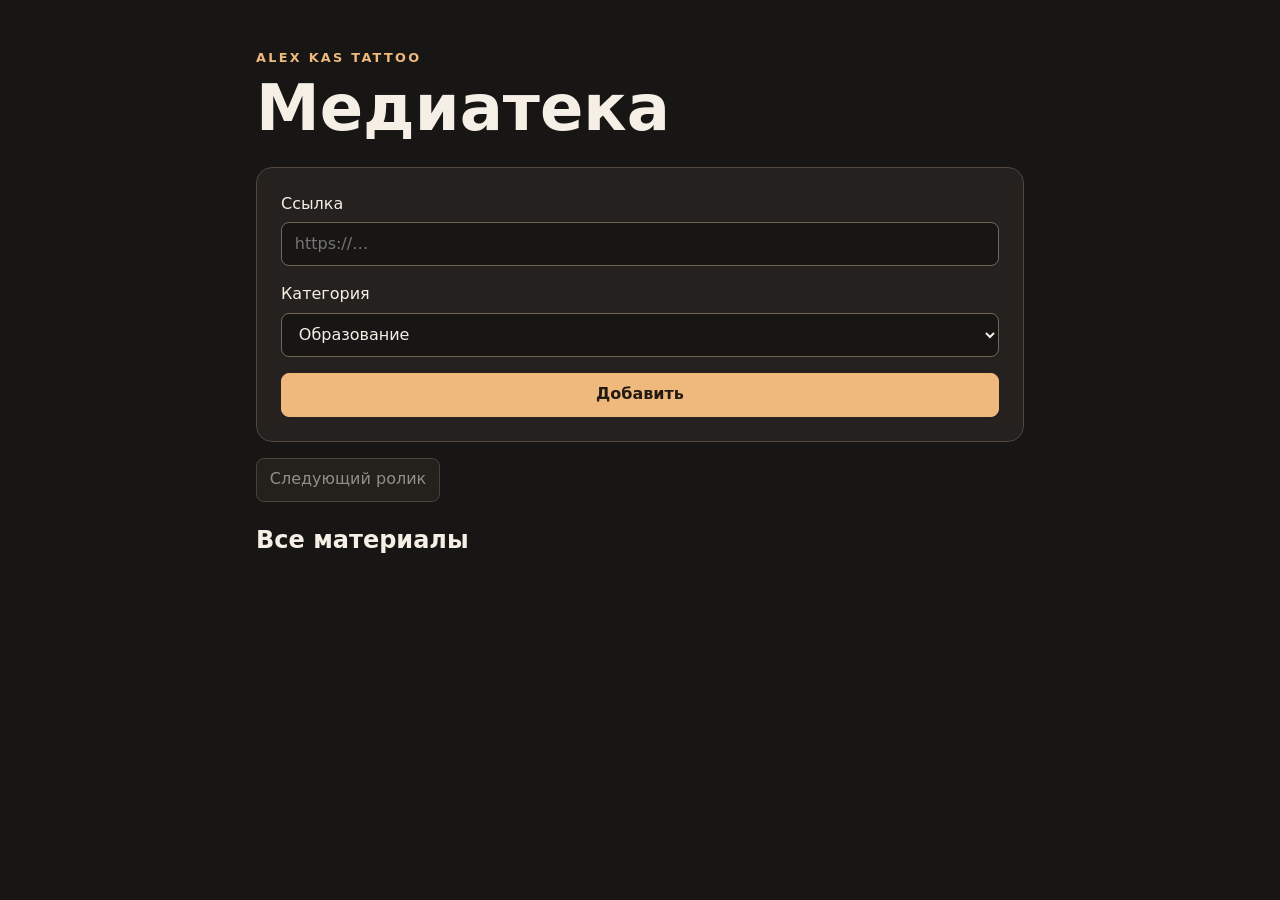
<file: media/index.html>
<!doctype html>
<html lang="ru">
<head>
<meta charset="utf-8">
<meta name="viewport" content="width=device-width, initial-scale=1">
<title>Alex Kas Tattoo — Медиатека</title>
<style>
:root { color-scheme: dark; background: #171614; color: #f5efe6; }
* { box-sizing: border-box; }
body { font: 1rem/1.55 system-ui, sans-serif; max-width: 54rem; margin: 0 auto; padding: clamp(1rem, 5vw, 3rem); }
header { margin-bottom: 1.5rem; }
.brand { color: #efb97e; font-size: .8rem; font-weight: 700; letter-spacing: .18em; text-transform: uppercase; }
h1 { font-size: clamp(2.2rem, 8vw, 4rem); line-height: 1.1; margin: .3rem 0; }
form { display: grid; gap: 1rem; padding: clamp(1rem, 4vw, 1.5rem); background: #24211e; border: 1px solid #51473d; border-radius: 1rem; }
label { display: grid; gap: .35rem; }
input, select, button { font: inherit; min-height: 44px; padding: .5rem .8rem; border: 1px solid #746656; border-radius: .5rem; }
input, select { width: 100%; min-width: 0; background: #171614; color: inherit; }
button { background: #302923; color: inherit; cursor: pointer; }
form button { background: #efb97e; color: #231a11; border-color: #efb97e; font-weight: 700; }
button:disabled { opacity: .55; cursor: default; }
:focus-visible { outline: 2px solid #efb97e; outline-offset: 3px; }
a { color: #efb97e; }
ul { list-style: none; padding: 0; }
li { padding: .8rem 0; border-top: 1px solid #51473d; overflow-wrap: anywhere; }
iframe { display: block; width: 100%; aspect-ratio: 16/9; border: 0; border-radius: .75rem; margin-bottom: .75rem; }
</style>
</head>
<body>
<header>
<div class="brand">Alex Kas Tattoo</div>
<h1>Медиатека</h1>
</header>
<form id="add">
<label>Ссылка<input name="link" type="url" required placeholder="https://…"></label>
<label>Категория<select name="category">
<option>Образование</option><option>Музыка</option><option>Искусство</option><option>Другое</option>
</select></label>
<button>Добавить</button>
</form>
<noscript>Для работы медиатеки включите JavaScript.</noscript>
<p id="status" role="status"></p>
<section id="player" aria-label="Плеер"></section>
<button id="next" type="button" disabled>Следующий ролик</button>
<h2>Все материалы</h2>
<ul id="library"></ul>
<script>
(function () {
  'use strict';
  var key = 'alex-kass-media-v1';
  var form = document.getElementById('add');
  var status = document.getElementById('status');
  var library = document.getElementById('library');
  var player = document.getElementById('player');
  var next = document.getElementById('next');
  var entries = [];
  var current = -1;

  function webUrl(value) {
    try {
      var url = new URL(value);
      if ((url.protocol === 'https:' || url.protocol === 'http:') &&
          !url.username && !url.password) return url;
    } catch (error) {}
    return null;
  }

  function videoId(url) {
    var host = url.hostname;
    var parts = url.pathname.split('/');
    var id = '';
    if (host === 'youtu.be') id = parts[1];
    if (host === 'youtube.com' || host === 'www.youtube.com' || host === 'm.youtube.com') {
      if (parts[1] === 'watch') id = url.searchParams.get('v');
      if (['shorts', 'embed', 'live'].indexOf(parts[1]) !== -1) id = parts[2];
    }
    return /^[A-Za-z0-9_-]{11}$/.test(id || '') ? id : '';
  }

  function play(index) {
    var frame = document.createElement('iframe');
    frame.src = 'https://www.youtube.com/embed/' + entries[index].video;
    frame.title = 'YouTube';
    frame.referrerPolicy = 'strict-origin-when-cross-origin';
    frame.allowFullscreen = true;
    player.textContent = '';
    player.appendChild(frame);
    current = index;
  }

  function render() {
    library.textContent = '';
    next.disabled = true;
    entries.forEach(function (entry, index) {
      var row = document.createElement('li');
      var link = document.createElement('a');
      link.href = entry.url;
      link.target = '_blank';
      link.rel = 'noopener noreferrer';
      link.textContent = entry.url;
      row.appendChild(document.createTextNode(entry.category + ' — '));
      row.appendChild(link);
      if (entry.video) {
        var button = document.createElement('button');
        button.type = 'button';
        button.textContent = 'В плеер';
        button.addEventListener('click', function () { play(index); });
        row.appendChild(document.createTextNode(' '));
        row.appendChild(button);
        next.disabled = false;
      }
      library.appendChild(row);
    });
  }

  next.addEventListener('click', function () {
    for (var offset = 1; offset <= entries.length; offset += 1) {
      var index = (current + offset) % entries.length;
      if (entries[index].video) {
        play(index);
        return;
      }
    }
  });

  try {
    var saved = JSON.parse(localStorage.getItem(key) || '[]');
    if (!Array.isArray(saved)) throw new Error('Invalid library');
    saved.forEach(function (entry) {
      var url = entry && typeof entry.url === 'string' && webUrl(entry.url);
      if (url && typeof entry.category === 'string') {
        entries.push({url: url.href, category: entry.category, video: videoId(url)});
      }
    });
  } catch (error) {
    status.textContent = 'Не удалось прочитать сохранённую медиатеку.';
  }
  render();

  form.addEventListener('submit', function (event) {
    event.preventDefault();
    var url = webUrl(form.elements.link.value.trim());
    if (!url) {
      status.textContent = 'Введите ссылку, начинающуюся с https:// или http://.';
      return;
    }
    entries.push({url: url.href, category: form.elements.category.value, video: videoId(url)});
    try {
      localStorage.setItem(key, JSON.stringify(entries));
      status.textContent = 'Ссылка сохранена.';
    } catch (error) {
      status.textContent = 'Хранилище недоступно. Ссылка останется в списке до перезагрузки.';
    }
    form.elements.link.value = '';
    render();
  });
}());
</script>
</body>
</html>
</file>
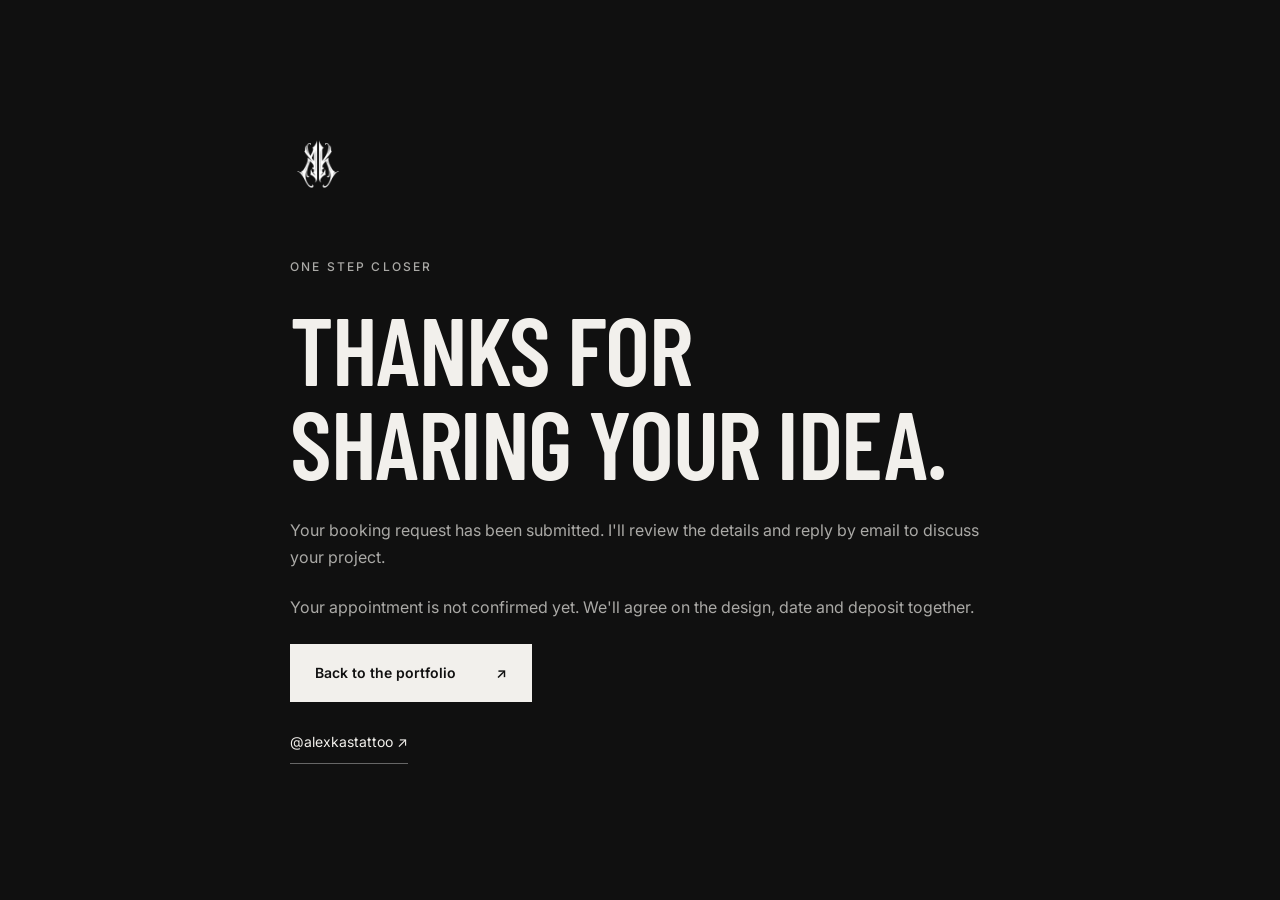
<file: thanks.html>
<!doctype html><html lang="en"><head>
	<!-- Google tag (gtag.js) -->
<script async src="https://www.googletagmanager.com/gtag/js?id=G-823YNBEERF"></script>
<script>
  window.dataLayer = window.dataLayer || [];
  function gtag(){dataLayer.push(arguments);}
  gtag('js', new Date());

  gtag('config', 'G-823YNBEERF');
</script>
<meta charset="UTF-8"><meta name="viewport" content="width=device-width, initial-scale=1">
<meta name="theme-color" content="#101010">
 <link rel="icon" href="images/favicon.ico" type="image/x-icon">
<link rel="icon" type="image/svg+xml" href="data:image/svg+xml,%3Csvg xmlns='http://www.w3.org/2000/svg' viewBox='0 0 64 64'%3E%3Crect width='64' height='64' fill='%23101010'/%3E%3Ctext x='32' y='43' text-anchor='middle' fill='white' font-family='serif' font-size='34'%3EAK%3C/text%3E%3C/svg%3E">
<link rel="preconnect" href="https://fonts.googleapis.com"><link rel="preconnect" href="https://fonts.gstatic.com" crossorigin>
<link href="https://fonts.googleapis.com/css2?family=Barlow+Condensed:wght@500;600;700&family=Inter:wght@400;500;600&display=swap" rel="stylesheet">
<link rel="stylesheet" href="styles.css"><title>Thank you | Alex Kas Tattoo</title><meta name="robots" content="noindex"></head><body><main class="thank-you"><a class="footer-brand" href="./"><img class="brand-logo" src="images/AK_White.png" alt="Alex Kas logo" width="71" height="75" fetchpriority="high"></a><p class="eyebrow">ONE STEP CLOSER</p><h1>Thanks for<br>sharing your idea.</h1><p>Your booking request has been submitted. I'll review the details and reply by email to discuss your project.</p><p>Your appointment is not confirmed yet. We'll agree on the design, date and deposit together.</p><a class="button" href="./">Back to the portfolio <span>↗</span></a><a class="text-link" href="https://www.instagram.com/alexkastattoo/">@alexkastattoo ↗</a></main></body></html>
</file>
<file: styles.css>
:root{color-scheme:dark;--bg:#101010;--panel:#191919;--text:#f2f0ec;--muted:#aaa9a6;--line:#353535;--heading:'Barlow Condensed','Arial Narrow',sans-serif}*{box-sizing:border-box}html{scroll-behavior:smooth;scroll-padding-top:90px}body{margin:0;background:var(--bg);color:var(--text);font-family:Inter,Arial,sans-serif;font-size:16px;line-height:1.65}a{color:inherit;text-decoration:none}button,input,textarea{font:inherit}a,button,input,textarea,summary{-webkit-tap-highlight-color:transparent}a:focus-visible,button:focus-visible,input:focus-visible,textarea:focus-visible,summary:focus-visible{outline:2px solid #fff;outline-offset:5px}p{color:var(--muted);margin:0 0 24px}h1,h2{font-family:var(--heading);font-weight:600;line-height:.98;letter-spacing:-.015em;margin:0 0 28px;text-transform:uppercase}h2{font-size:clamp(3.2rem,6vw,5.6rem)}img{display:block;width:100%;object-fit:cover}button,a,input,textarea{touch-action:manipulation}.header{height:90px;display:flex;align-items:center;justify-content:space-between;padding:0 5%;border-bottom:1px solid var(--line);background:var(--bg)}.brand{display:flex;align-items:center;gap:14px;font-family:var(--heading);font-size:2.5rem;font-weight:600;line-height:1}.brand-logo{width:56px;height:56px;flex:0 0 auto;object-fit:contain}.brand span{font-size:1rem;letter-spacing:.1em}.brand small{font-family:Inter,sans-serif;font-size:.625rem;letter-spacing:.14em;color:var(--muted)}nav{display:flex;gap:30px;align-items:center;font-size:.875rem}.nav-book{border-bottom:1px solid #777;padding:12px 0}.nav-book span{margin-left:20px}.hero{position:relative;min-height:740px;min-height:min(850px,calc(100svh - 90px));display:flex;align-items:center;padding:80px 7% 110px;isolation:isolate}.hero-image,.hero-shade{position:absolute;inset:0;width:100%;height:100%;z-index:-2}.hero-image{object-position:70% 50%}.hero-shade{z-index:-1;background:linear-gradient(90deg,rgba(0,0,0,.83),rgba(0,0,0,.35) 65%,rgba(0,0,0,.05))}.eyebrow{font-size:.75rem;letter-spacing:.18em;font-weight:500;margin-bottom:24px}.hero h1{font-size:clamp(5.2rem,11vw,10rem);line-height:.88}.hero h1 span{display:block;font-size:.37em;line-height:1.1;letter-spacing:.02em;margin-top:24px;color:#ccc}.hero-copy>p:not(.eyebrow){margin-top:30px}.button{min-height:56px;background:var(--text);color:#111;padding:16px 24px;border:1px solid var(--text);display:inline-flex;align-items:center;justify-content:space-between;gap:40px;font-weight:600;font-size:.875rem;cursor:pointer}.button:hover{background:#ccc;border-color:#ccc}.text-link{display:inline-block;font-size:.875rem;border-bottom:1px solid #666;padding:10px 0}.hero .text-link{margin-left:30px}.hero-bottom{position:absolute;bottom:25px;left:7%;right:7%;display:flex;justify-content:space-between;color:#aaa;font-size:.75rem;letter-spacing:.13em}.section{padding:95px 7%;border-bottom:1px solid var(--line)}.section-top{display:flex;justify-content:space-between;align-items:flex-end;gap:30px;margin-bottom:36px}.section-top h2{margin-bottom:0}.section-top>p{font-size:.875rem;margin:0}.gallery{display:grid;grid-template-columns:repeat(4,minmax(0,1fr));gap:16px}.gallery-more{text-align:center;margin:38px 0 0}.gallery-more .text-link{font-size:1rem}.work{display:block;position:relative;overflow:hidden;background:#202020}.work img{aspect-ratio:4/5;transition:transform .35s}.work:hover img{transform:scale(1.035)}.work>span{position:absolute;left:16px;right:16px;bottom:12px;display:flex;justify-content:space-between;font-size:.75rem}.work b{font-size:1.2rem;font-weight:400}.healed{background:#161616}.healed-grid{display:grid;grid-template-columns:repeat(4,minmax(0,1fr));gap:20px}.reviews{background:#161616}.reviews-grid{display:grid;grid-template-columns:repeat(3,minmax(0,1fr));gap:10px}.review{background:var(--panel);border:1px solid var(--line);padding:28px}.review blockquote{margin:0 0 18px;font-style:italic;color:var(--text)}.review cite{font-style:normal;font-size:.75rem;letter-spacing:.12em;color:var(--muted)}figure{margin:0}figcaption{font-size:.875rem;margin-top:14px}figcaption span{display:block;color:var(--muted);font-size:.75rem;margin-top:4px}.about{display:grid;grid-template-columns:1fr 1fr;align-items:center;gap:9%}.about>img{max-height:660px}.about .intro{font-size:1.2rem;color:var(--text)}.booking{display:grid;grid-template-columns:.9fr 1.1fr;gap:9%}.booking dl{border-top:1px solid var(--line);padding-top:28px;margin:35px 0}.booking dt{font-size:.75rem;letter-spacing:.1em;margin-top:24px}.booking dd{color:var(--muted);margin:8px 0;font-size:.875rem;max-width:340px}form{background:var(--panel);padding:32px}.form-row{display:grid;grid-template-columns:1fr 1fr;gap:18px}label{display:block;font-size:.875rem;margin-bottom:20px}input:not([type=checkbox]),textarea{width:100%;min-width:0;background:#111;color:var(--text);border:1px solid #454545;border-radius:0;padding:13px;margin-top:8px;font-size:16px}textarea{resize:vertical}input::placeholder,textarea::placeholder{color:#8f8f8f}fieldset{border:1px solid var(--line);margin:0 0 25px;padding:18px;min-width:0}legend{font-size:.875rem;padding:0 8px}legend span{color:var(--muted)}.uploads p{font-size:.75rem;margin-bottom:12px}.file-label{font-size:.75rem;margin-bottom:12px}.file-label input{font-size:.75rem;padding:8px}input::file-selector-button{background:#303030;color:#eee;border:0;padding:8px;cursor:pointer;margin-right:8px}.checkbox{display:flex;align-items:flex-start;gap:12px;font-size:.875rem;cursor:pointer}.checkbox input{width:20px;height:20px;flex:0 0 20px;accent-color:#eee;margin:2px 0}.form-note{font-size:.75rem;line-height:1.6;margin:16px 0 0}.form-note a{text-decoration:underline;overflow-wrap:anywhere}form>.button{width:100%;margin-top:24px}.honeypot{display:none!important}#file-status{margin:0;color:#eee}.faq{display:grid;grid-template-columns:.9fr 1.1fr;gap:9%}details{border-bottom:1px solid var(--line)}summary{display:flex;justify-content:space-between;align-items:center;gap:20px;cursor:pointer;padding:22px 0;list-style:none}summary::-webkit-details-marker{display:none}summary span{font-size:1.5rem;font-weight:400;transition:transform .2s}details[open] summary span{transform:rotate(45deg)}details p{font-size:.875rem;max-width:560px}.contact{text-align:center;padding-top:100px;padding-bottom:100px}.contact h2{font-size:clamp(3rem,6vw,6rem)}.contact>div{display:flex;justify-content:center;gap:35px;flex-wrap:wrap}.contact a{border-bottom:1px solid #666;font-size:1rem;overflow-wrap:anywhere}.map{display:block;width:100%;height:450px;border:0}footer{padding:35px 7%;display:flex;gap:24px;justify-content:space-between;align-items:center;font-size:.75rem}footer p{margin:0}.footer-brand{font-family:var(--heading);font-size:2rem;font-weight:600}dialog{background:#111;border:1px solid #444;color:var(--text);width:min(1000px,95vw);max-height:94svh;padding:50px 20px 20px}dialog::backdrop{background:rgba(0,0,0,.92)}.lightbox-content img{max-height:66svh;object-fit:contain}.lightbox-content p{text-align:center;margin:14px 0;font-size:.875rem}.close{position:absolute;right:10px;top:4px}.close,.lightbox-controls button{min-width:44px;min-height:44px;background:transparent;border:1px solid #555;color:#fff;cursor:pointer}.lightbox-controls{display:flex;align-items:center;justify-content:center;gap:25px;font-size:.875rem}body.modal-open{overflow:hidden}.skip{position:fixed;top:-100px;left:20px;background:white;color:#111;z-index:10;padding:12px}.skip:focus{top:10px}.thank-you{max-width:750px;margin:auto;min-height:100svh;padding:70px 25px;display:flex;flex-direction:column;align-items:flex-start;justify-content:center}.thank-you .footer-brand{margin-bottom:65px}.thank-you h1{font-size:clamp(3.7rem,8vw,6rem)}.thank-you .text-link{margin-top:18px}
@media(min-width:1600px){.section,.header,footer{padding-left:max(7%,calc((100% - 1440px)/2));padding-right:max(7%,calc((100% - 1440px)/2))}}
@media(max-width:900px){.reviews-grid{grid-template-columns:1fr}.gallery{grid-template-columns:repeat(3,minmax(0,1fr))}.about,.booking,.faq{gap:35px}.booking{grid-template-columns:1fr}.booking-copy{max-width:560px}.form-row{gap:15px}.healed-grid{grid-template-columns:repeat(2,minmax(0,1fr))}form{padding:25px}}
@media(max-width:600px){html{scroll-padding-top:20px}.header{height:76px;padding:0 6%}.brand{font-size:2rem;gap:10px}.brand span{font-size:.875rem}nav{gap:16px}nav>a:not(.nav-book){display:none}.nav-book{font-size:.75rem}.nav-book span{margin-left:12px}.hero{min-height:680px;min-height:calc(100svh - 76px);padding:60px 6% 95px}.hero h1{font-size:5.8rem;font-size:clamp(4.8rem,23vw,8rem)}.hero .eyebrow{font-size:.7rem;letter-spacing:.1em}.hero .text-link{display:table;margin:15px 0 0}.hero-bottom{left:6%;right:6%;font-size:.625rem;letter-spacing:.06em}.hero-image{object-position:60% center}.hero-shade{background:linear-gradient(90deg,rgba(0,0,0,.82),rgba(0,0,0,.4))}.section{padding:65px 6%}.section-top{display:block;margin-bottom:28px}.section-top>p{margin-top:22px}.gallery{grid-template-columns:repeat(2,minmax(0,1fr));gap:10px}.healed-grid{gap:12px}.about,.faq{grid-template-columns:1fr}.about>img{max-height:470px}.about{gap:36px}.form-row{grid-template-columns:1fr;gap:0}form{padding:22px 16px}.booking{gap:35px}.contact>div{flex-direction:column;gap:20px;align-items:center}.contact a{font-size:.875rem}.map{height:320px}.gallery-more{margin-top:28px}footer{flex-direction:column;align-items:flex-start;padding:30px 6%;gap:12px}.eyebrow{font-size:.75rem}.thank-you .footer-brand{margin-bottom:45px}}
@media(prefers-reduced-motion:reduce){html{scroll-behavior:auto}*,*::before,*::after{transition:none!important}}
</file>
